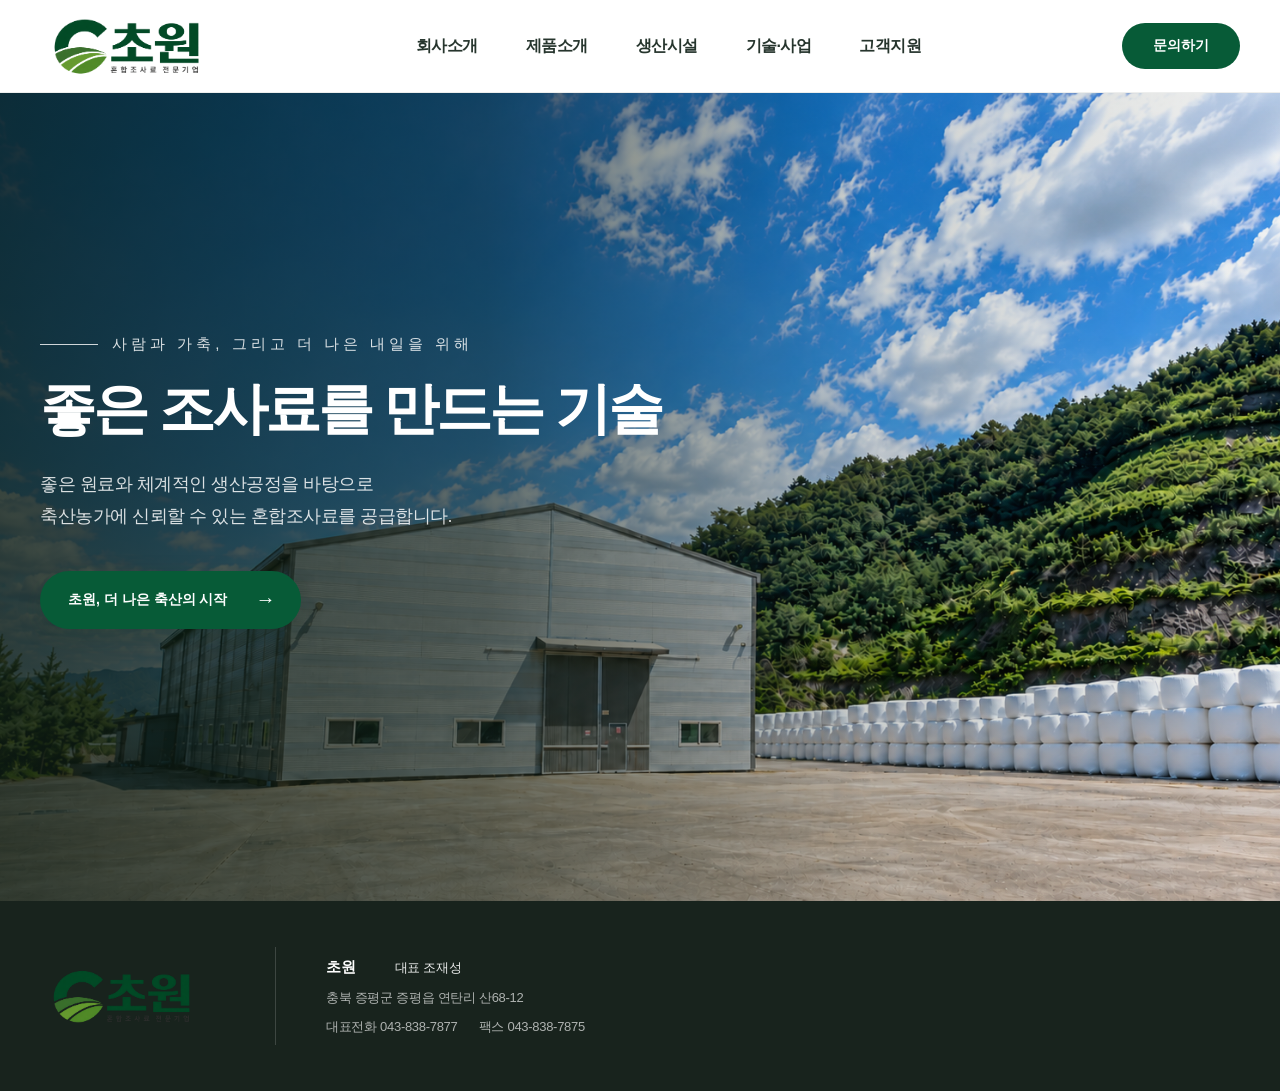
<file: index.html>
<!DOCTYPE html>
<html lang="ko">
<head>
    <meta charset="UTF-8">
    <meta name="viewport" content="width=device-width, initial-scale=1.0">

    <title>초원 | 혼합조사료 전문기업</title>
    <meta name="description" content="초원은 충북 증평에 위치한 혼합조사료 제조·유통 전문기업입니다.">

    <link rel="canonical" href="https://chowonfeed.co.kr/">

    <meta property="og:type" content="website">
    <meta property="og:title" content="초원 | 혼합조사료 전문기업">
    <meta property="og:description" content="초원은 충북 증평에 위치한 혼합조사료 제조·유통 전문기업입니다.">
    <meta property="og:url" content="https://chowonfeed.co.kr/">
    <meta property="og:image" content="https://chowonfeed.co.kr/assets/images/hero-main.png">
    
    <link rel="icon" type="image/png" href="assets/images/chowon-logo.png">
    <link rel="stylesheet" href="assets/css/style.css">
</head>

<body>

<header class="site-header">
    <div class="header-inner">

        <a href="index.html" class="logo">
            <img src="assets/images/chowon-logo.png" alt="초원 혼합조사료 전문기업">
        </a>

        <nav class="main-nav">
            <ul>
                <li>
                    <a href="about.html">회사소개</a>
                    <ul class="sub-menu">
                        <a href="about.html#greeting">인사말</a></li>
                        <a href="about.html#overview">회사개요</a>
                        <a href="about.html#location">오시는 길</a>
                    </ul>
                </li>

                <li>
                    <a href="product.html">제품소개</a>
                    <ul class="sub-menu">
                        <li></li><a href="product.html#mixed-feed">혼합조사료</a></li>
                        <li></li><a href="product.html#features">제품 특징</a></li>
                    </ul>
                </li>

                <li>
                    <a href="facility.html">생산시설</a>
                    <ul class="sub-menu">
                        <li><a href="facility.html#factory">공장소개</a></li>
                        <li><a href="facility.html#equipment">생산설비</a></li>
                    </ul>
                </li>

                <li>
                    <a href="technology.html">기술·사업</a>
                    <ul class="sub-menu">
                        <li><a href="technology.html#mixed-feed">혼합조사료 특징</a></li>
                    </ul>
                </li>

                <li>
                    <a href="contact.html">고객지원</a>
                    <ul class="sub-menu">
                        <li><a href="contact.html#contact">문의하기</a></li>
                    </ul>
                </li>
            </ul>
        </nav>

        <a href="contact.html#contact" class="header-contact">문의하기</a>

        <button class="mobile-menu-button" type="button" aria-label="메뉴 열기">
            <span></span>
            <span></span>
            <span></span>
        </button>

        <div class="mobile-menu">
            <nav class="mobile-nav">
                <a href="about.html">회사소개</a>
                <a href="product.html">제품소개</a>
                <a href="facility.html">생산시설</a>
                <a href="technology.html">기술·사업</a>
                <a href="contact.html">고객지원</a>
            </nav>
        </div>

    </div>
</header>

<main>
    <section class="hero">
        <div class="hero-overlay"></div>

        <div class="hero-content">
            <div class="hero-kicker">사람과 가축, 그리고 더 나은 내일을 위해</div>

            <h1>좋은 조사료를 만드는 기술</h1>

            <p>
                좋은 원료와 체계적인 생산공정을 바탕으로<br>
                축산농가에 신뢰할 수 있는 혼합조사료를 공급합니다.
            </p>

            <a href="product.html" class="hero-button">
                초원, 더 나은 축산의 시작
                <span>→</span>
            </a>
        </div>
    </section>
</main>

<footer class="site-footer">
    <div class="footer-inner">

        <div class="footer-brand">
            <img src="assets/images/chowon-logo.png" alt="초원 혼합조사료 전문기업">
        </div>

        <div class="footer-info">
            <p>
                <strong>초원</strong>
                <span>대표 조재성</span>
            </p>

            <p>
                충북 증평군 증평읍 연탄리 산68-12
            </p>

            <p>
                대표전화 043-838-7877
                <span>팩스 043-838-7875</span>
            </p>
        </div>

    </div>
</footer>

<script>
    const menuButton = document.querySelector('.mobile-menu-button');
    const mobileMenu = document.querySelector('.mobile-menu');

    menuButton.addEventListener('click', () => {
        mobileMenu.classList.toggle('active');
    });
</script>

</body>
</html>
</file>
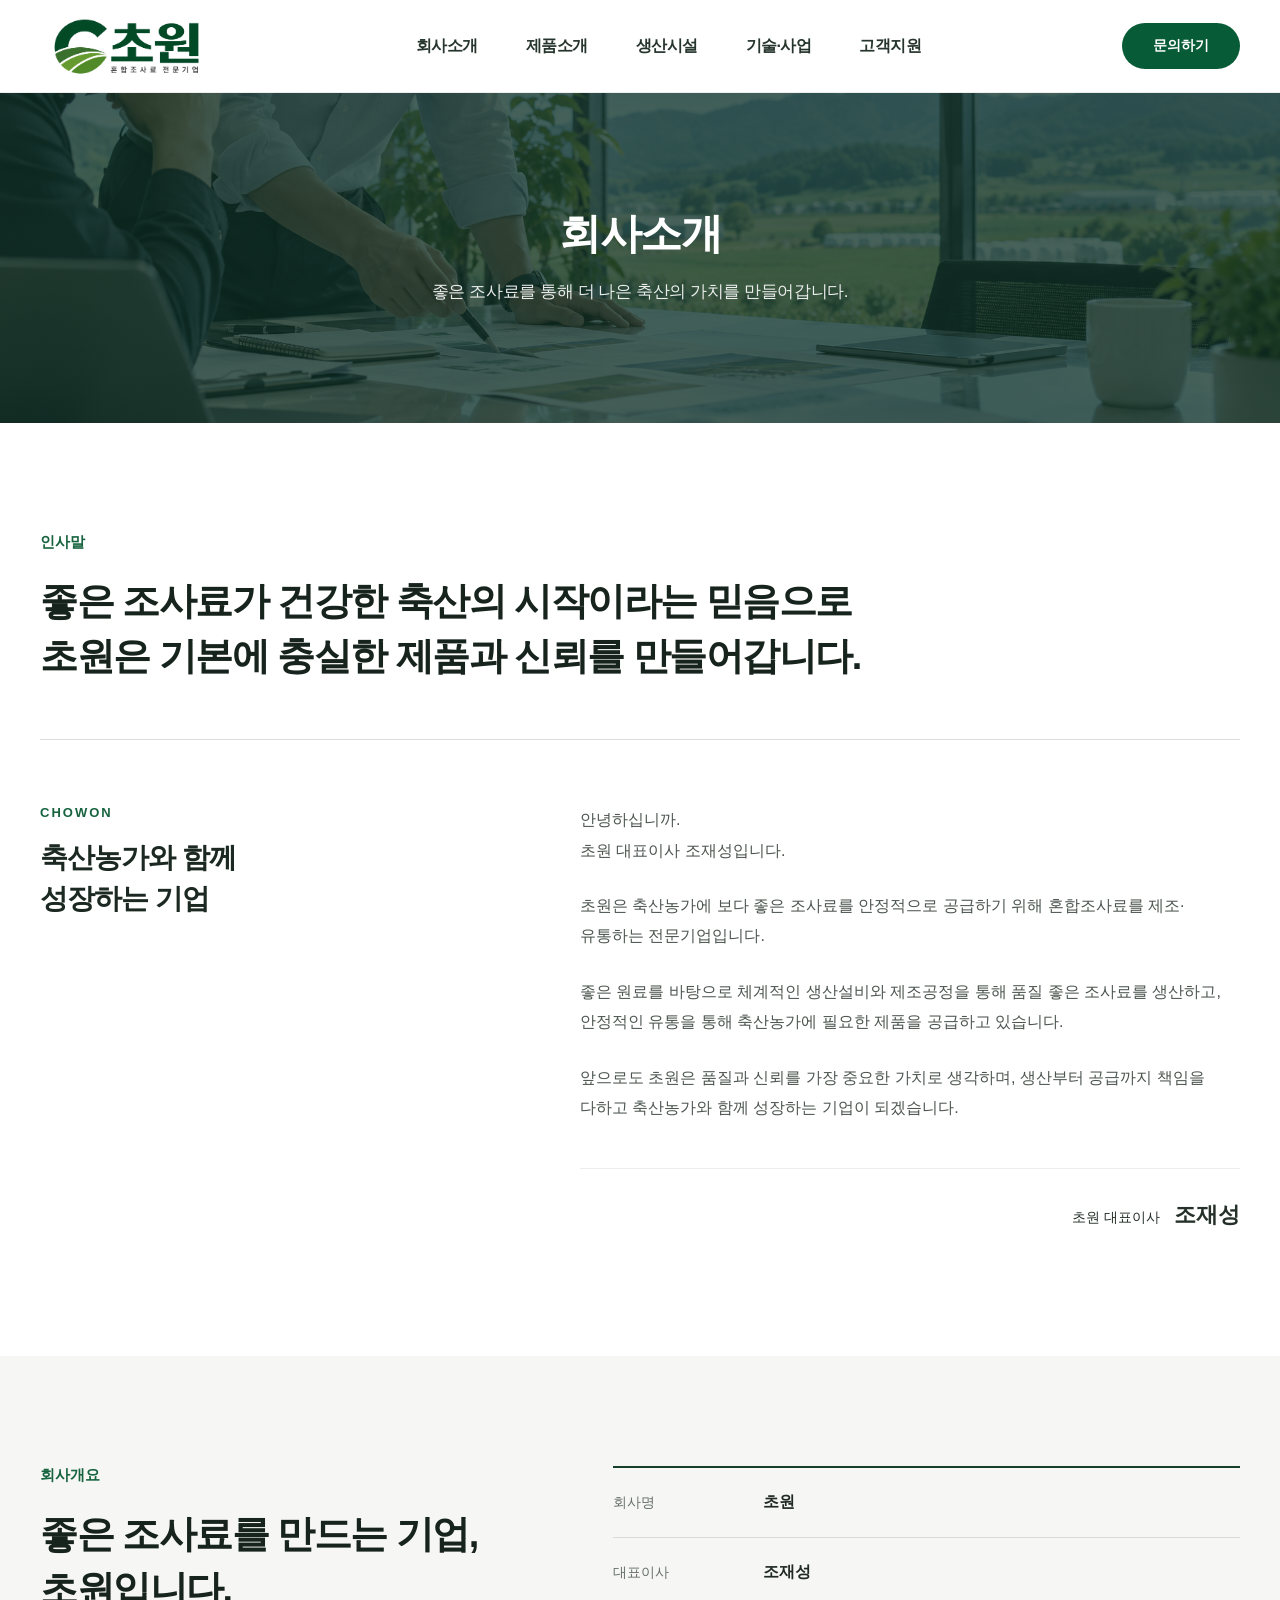
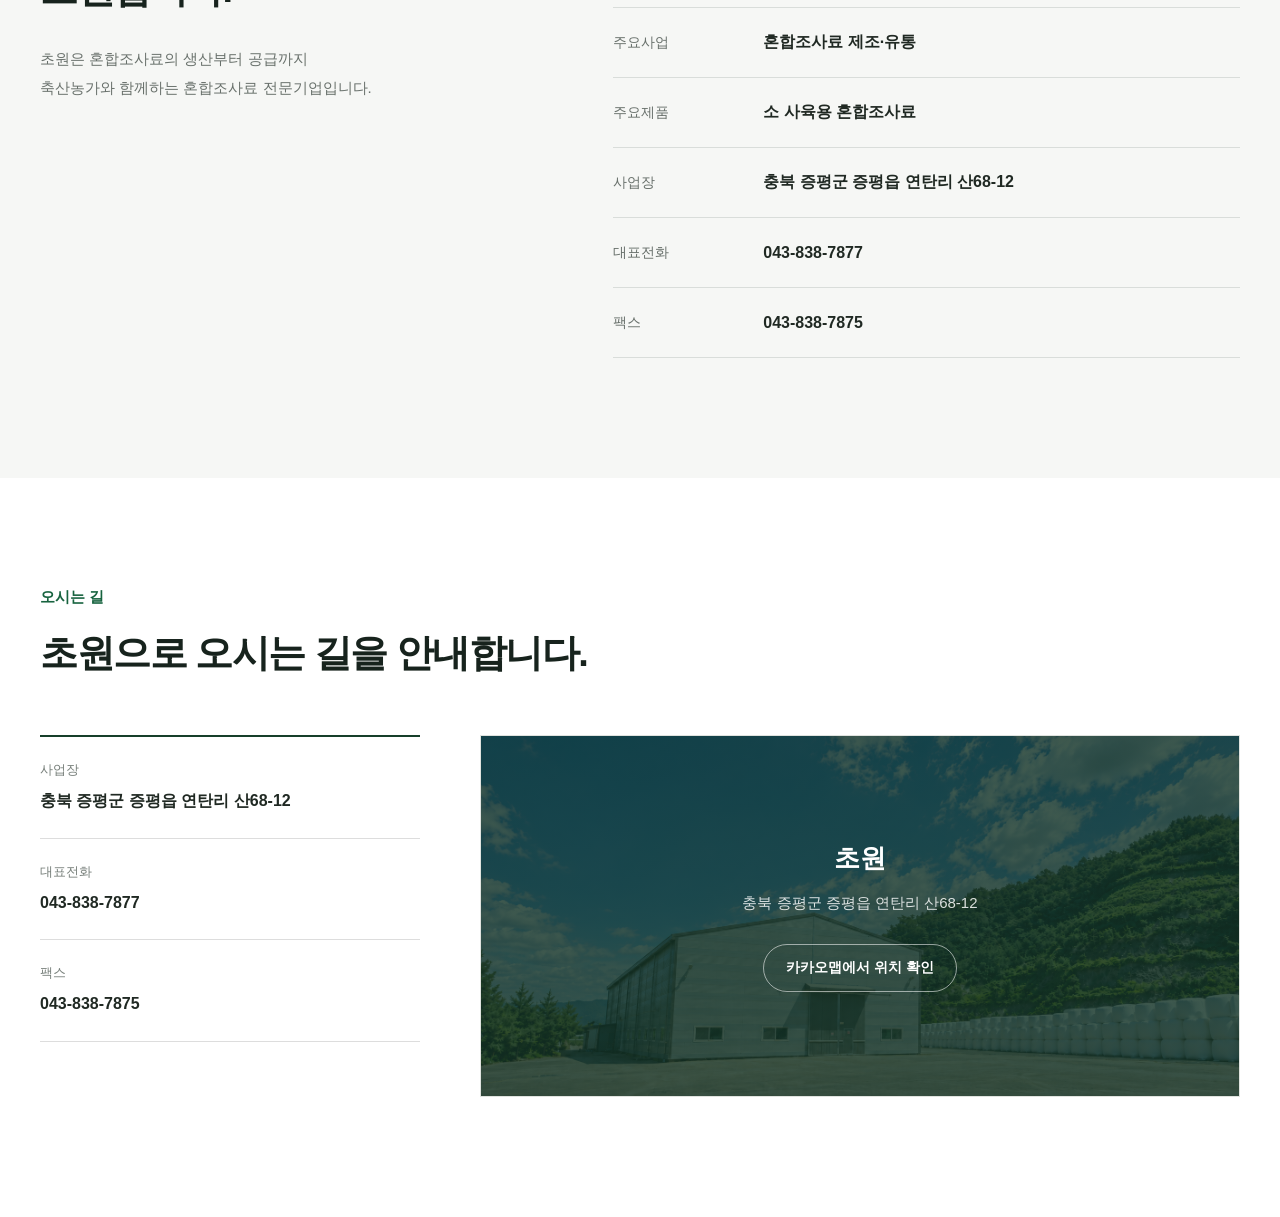
<file: about.html>
<!DOCTYPE html>
<html lang="ko">
<head>
    <meta charset="UTF-8">
    <meta name="viewport" content="width=device-width, initial-scale=1.0">

    <title>회사소개 | 초원</title>
    <meta name="description" content="혼합조사료 제조·유통 전문기업 초원을 소개합니다. 초원의 인사말, 회사개요와 충북 증평 생산사업장 정보를 확인하실 수 있습니다.">

    <link rel="canonical" href="https://chowonfeed.co.kr/about.html">

    <meta property="og:type" content="website">
    <meta property="og:title" content="회사소개 | 초원">
    <meta property="og:description" content="혼합조사료 제조·유통 전문기업 초원을 소개합니다. 초원의 인사말, 회사개요와 충북 증평 생산사업장 정보를 확인하실 수 있습니다.">
    <meta property="og:url" content="https://chowonfeed.co.kr/about.html">
    <meta property="og:image" content="https://chowonfeed.co.kr/assets/images/hero-main.png">

    <link rel="icon" type="image/png" href="assets/images/chowon-logo.png">
    <link rel="stylesheet" href="assets/css/style.css">
</head>

<body>

    <!-- Header -->
    <header class="site-header">
    <div class="header-inner">

        <a href="index.html" class="logo">
            <img src="assets/images/chowon-logo.png" alt="초원 혼합조사료 전문기업">
        </a>

        <nav class="main-nav">
            <ul>
                <li>
                    <a href="about.html">회사소개</a>
                    <ul class="sub-menu">
                        <a href="about.html#greeting">인사말</a></li>
                        <a href="about.html#overview">회사개요</a>
                        <a href="about.html#location">오시는 길</a>
                    </ul>
                </li>

                <li>
                    <a href="product.html">제품소개</a>
                    <ul class="sub-menu">
                        <li></li><a href="product.html#mixed-feed">혼합조사료</a></li>
                        <li></li><a href="product.html#features">제품 특징</a></li>
                    </ul>
                </li>

                <li>
                    <a href="facility.html">생산시설</a>
                    <ul class="sub-menu">
                        <li><a href="facility.html#factory">공장소개</a></li>
                        <li><a href="facility.html#equipment">생산설비</a></li>
                    </ul>
                </li>

                <li>
                    <a href="technology.html">기술·사업</a>
                    <ul class="sub-menu">
                        <li><a href="technology.html#mixed-feed">혼합조사료 특징</a></li>
                    </ul>
                </li>

                <li>
                    <a href="contact.html">고객지원</a>
                    <ul class="sub-menu">
                        <li><a href="contact.html#contact">문의하기</a></li>
                    </ul>
                </li>
            </ul>
        </nav>

        <a href="contact.html#contact" class="header-contact">문의하기</a>

        <button class="mobile-menu-button" type="button" aria-label="메뉴 열기">
            <span></span>
            <span></span>
            <span></span>
        </button>

        <div class="mobile-menu">
            <nav class="mobile-nav">
                <a href="about.html">회사소개</a>
                <a href="product.html">제품소개</a>
                <a href="facility.html">생산시설</a>
                <a href="technology.html">기술·사업</a>
                <a href="contact.html">고객지원</a>
            </nav>
        </div>

    </div>
</header>


    <main>

        <!-- Company Intro Visual -->
        <section class="sub-visual about-visual">
            <div class="sub-visual-content">
                <h1>회사소개</h1>
                <p>좋은 조사료를 통해 더 나은 축산의 가치를 만들어갑니다.</p>
            </div>
        </section>

        </section>

        <section class="greeting-section" id="greeting">
            <div class="greeting-inner">

                <div class="greeting-title">
                    <span>인사말</span>
                    <h2>
                        좋은 조사료가 건강한 축산의 시작이라는 믿음으로<br>
                        초원은 기본에 충실한 제품과 신뢰를 만들어갑니다.
                    </h2>
                </div>

                <div class="greeting-content">
                    <div class="greeting-name">
                        <span>CHOWON</span>
                        <h3>축산농가와 함께<br>성장하는 기업</h3>
                    </div>

                    <div class="greeting-text">
                        <p>
                            안녕하십니까.<br>
                            초원 대표이사 조재성입니다.
                        </p>

                        <p>
                            초원은 축산농가에 보다 좋은 조사료를 안정적으로 공급하기 위해
                            혼합조사료를 제조·유통하는 전문기업입니다.
                        </p>

                        <p>
                            좋은 원료를 바탕으로 체계적인 생산설비와 제조공정을 통해
                            품질 좋은 조사료를 생산하고, 안정적인 유통을 통해
                            축산농가에 필요한 제품을 공급하고 있습니다.
                        </p>

                        <p>
                            앞으로도 초원은 품질과 신뢰를 가장 중요한 가치로 생각하며,
                            생산부터 공급까지 책임을 다하고 축산농가와 함께 성장하는
                            기업이 되겠습니다.
                        </p>

                        <div class="greeting-sign">
                            <span>초원 대표이사</span>
                            <strong>조재성</strong>
                        </div>
                    </div>
                </div>

            </div>
        </section>

<section class="company-overview-section" id="overview">
    <div class="company-overview-inner">

        <div class="overview-heading">
            <span>회사개요</span>
            <h2>좋은 조사료를 만드는 기업,<br>초원입니다.</h2>
            <p>
                초원은 혼합조사료의 생산부터 공급까지<br>
                축산농가와 함께하는 혼합조사료 전문기업입니다.
            </p>
        </div>

        <div class="overview-info">

            <div class="overview-row">
                <span>회사명</span>
                <strong>초원</strong>
            </div>

            <div class="overview-row">
                <span>대표이사</span>
                <strong>조재성</strong>
            </div>

            <div class="overview-row">
                <span>주요사업</span>
                <strong>혼합조사료 제조·유통</strong>
            </div>

            <div class="overview-row">
                <span>주요제품</span>
                <strong>소 사육용 혼합조사료</strong>
            </div>

            <div class="overview-row">
                <span>사업장</span>
                <strong>충북 증평군 증평읍 연탄리 산68-12</strong>
            </div>

            <div class="overview-row">
                <span>대표전화</span>
                <strong>043-838-7877</strong>
            </div>

            <div class="overview-row">
                <span>팩스</span>
                <strong>043-838-7875</strong>
            </div>

        </div>

    </div>
</section>

<section class="location-section" id="location">
    <div class="location-inner">

        <div class="location-heading">
            <span>오시는 길</span>
            <h2>초원으로 오시는 길을 안내합니다.</h2>
        </div>

        <div class="location-content">

            <div class="location-info">
                <div class="location-info-row">
                    <span>사업장</span>
                    <strong>충북 증평군 증평읍 연탄리 산68-12</strong>
                </div>

                <div class="location-info-row">
                    <span>대표전화</span>
                    <strong>043-838-7877</strong>
                </div>

                <div class="location-info-row">
                    <span>팩스</span>
                    <strong>043-838-7875</strong>
                </div>
            </div>

            <div class="location-map">
    <div class="map-placeholder">
        <div class="map-link-box">
            <strong>초원</strong>
            <span>충북 증평군 증평읍 연탄리 산68-12</span>
            <a href="https://map.kakao.com/?q=충북%20증평군%20증평읍%20연탄리%20산68-12" target="_blank" rel="noopener">
                카카오맵에서 위치 확인
            </a>
        </div>
    </div>
</div>

        </div>

    </div>
</section>

    </main>

    <script>
        const menuButton = document.querySelector('.mobile-menu-button');
        const mobileMenu = document.querySelector('.mobile-menu');

        menuButton.addEventListener('click', () => {
            mobileMenu.classList.toggle('active');
        });
    </script>

</body>
</html>
</file>
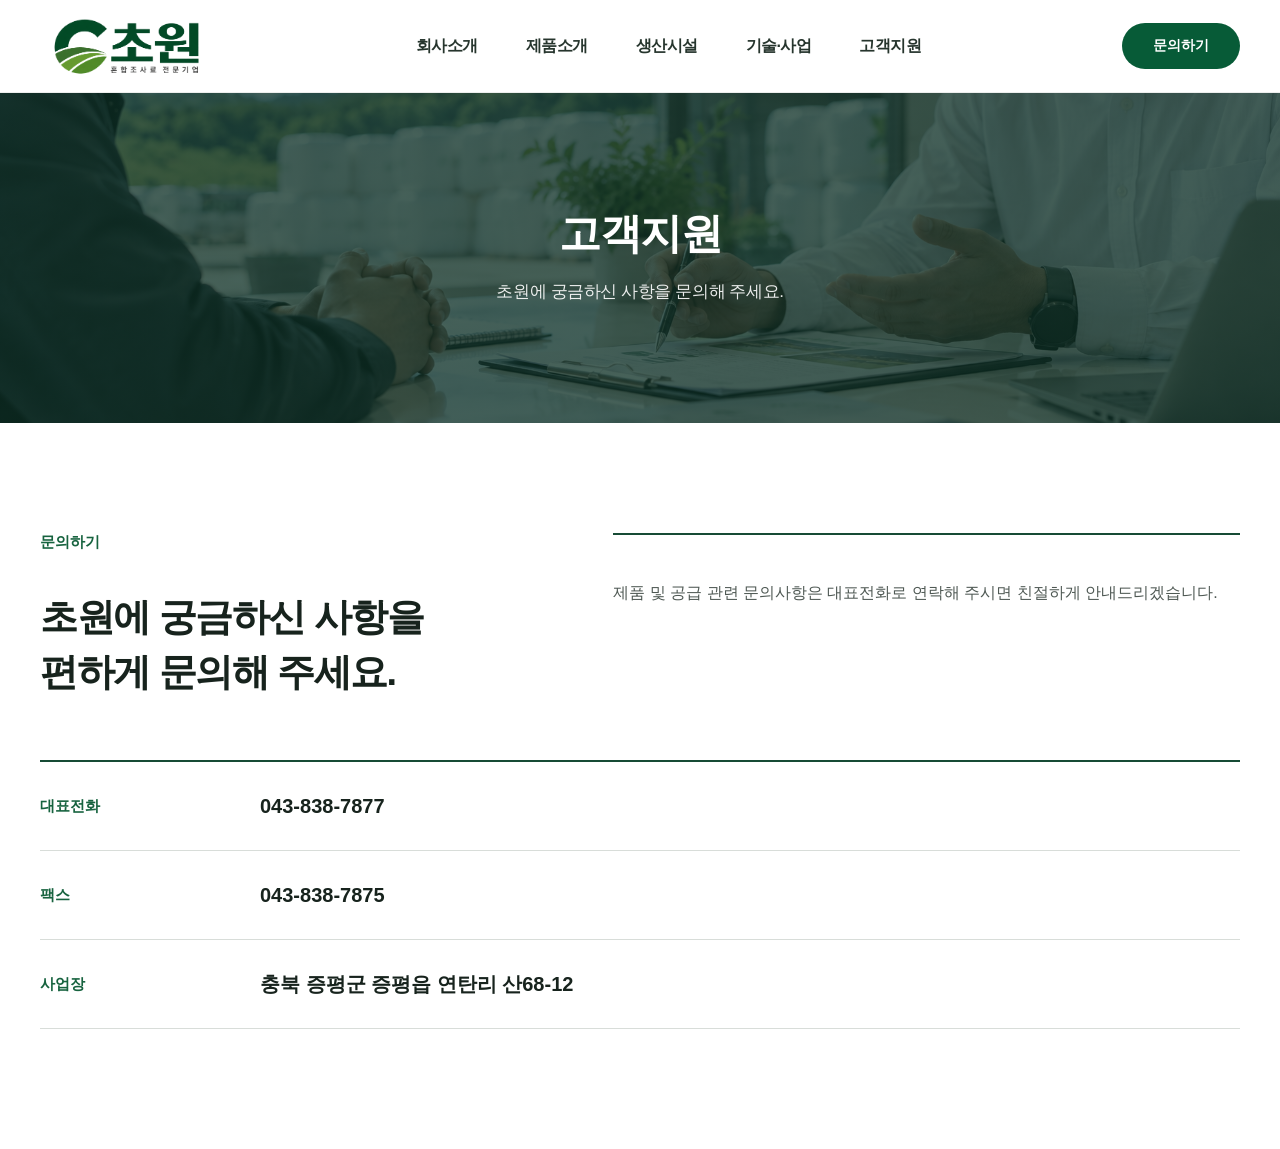
<file: contact.html>
<!DOCTYPE html>
<html lang="ko">
<head>
    <meta charset="UTF-8">
    <meta name="viewport" content="width=device-width, initial-scale=1.0">

    <title>고객지원 | 초원</title>
    <meta name="description" content="초원 혼합조사료 제품 및 공급 관련 문의를 안내합니다. 대표전화, 팩스와 충북 증평 사업장 정보를 확인하실 수 있습니다.">

    <link rel="canonical" href="https://chowonfeed.co.kr/contact.html">

    <meta property="og:type" content="website">
    <meta property="og:title" content="고객지원 | 초원">
    <meta property="og:description" content="초원 혼합조사료 제품 및 공급 관련 문의를 안내합니다. 대표전화, 팩스와 충북 증평 사업장 정보를 확인하실 수 있습니다.">
    <meta property="og:url" content="https://chowonfeed.co.kr/contact.html">
    <meta property="og:image" content="https://chowonfeed.co.kr/assets/images/hero-main.png">

    <link rel="icon" type="image/png" href="assets/images/chowon-logo.png">
    <link rel="stylesheet" href="assets/css/style.css">
</head>

<body>

    <!-- Header -->
    <header class="site-header">
    <div class="header-inner">

        <a href="index.html" class="logo">
            <img src="assets/images/chowon-logo.png" alt="초원 혼합조사료 전문기업">
        </a>

        <nav class="main-nav">
            <ul>
                <li>
                    <a href="about.html">회사소개</a>
                    <ul class="sub-menu">
                        <a href="about.html#greeting">인사말</a></li>
                        <a href="about.html#overview">회사개요</a>
                        <a href="about.html#location">오시는 길</a>
                    </ul>
                </li>

                <li>
                    <a href="product.html">제품소개</a>
                    <ul class="sub-menu">
                        <li></li><a href="product.html#mixed-feed">혼합조사료</a></li>
                        <li></li><a href="product.html#features">제품 특징</a></li>
                    </ul>
                </li>

                <li>
                    <a href="facility.html">생산시설</a>
                    <ul class="sub-menu">
                        <li><a href="facility.html#factory">공장소개</a></li>
                        <li><a href="facility.html#equipment">생산설비</a></li>
                    </ul>
                </li>

                <li>
                    <a href="technology.html">기술·사업</a>
                    <ul class="sub-menu">
                        <li><a href="technology.html#mixed-feed">혼합조사료 특징</a></li>
                    </ul>
                </li>

                <li>
                    <a href="contact.html">고객지원</a>
                    <ul class="sub-menu">
                        <li><a href="contact.html#contact">문의하기</a></li>
                    </ul>
                </li>
            </ul>
        </nav>

        <a href="contact.html#contact" class="header-contact">문의하기</a>

        <button class="mobile-menu-button" type="button" aria-label="메뉴 열기">
            <span></span>
            <span></span>
            <span></span>
        </button>

        <div class="mobile-menu">
            <nav class="mobile-nav">
                <a href="about.html">회사소개</a>
                <a href="product.html">제품소개</a>
                <a href="facility.html">생산시설</a>
                <a href="technology.html">기술·사업</a>
                <a href="contact.html">고객지원</a>
            </nav>
        </div>

    </div>
</header>


    <main>

        <!-- Company Intro Visual -->
        <section class="sub-visual contact-visual">
            <div class="sub-visual-content">
                <h1>고객지원</h1>
                <p>초원에 궁금하신 사항을 문의해 주세요.</p>
            </div>
        </section>

<section class="contact-info-section" id="contact">
    <div class="contact-info-inner">

        <div class="contact-info-heading">
            <span>문의하기</span>

            <h2>
                초원에 궁금하신 사항을<br>
                편하게 문의해 주세요.
            </h2>

            <p>
                제품 및 공급 관련 문의사항은 대표전화로 연락해 주시면
                친절하게 안내드리겠습니다.
            </p>
        </div>

        <div class="contact-info-list">

            <div class="contact-info-item">
                <span>대표전화</span>
                <strong>043-838-7877</strong>
            </div>

            <div class="contact-info-item">
                <span>팩스</span>
                <strong>043-838-7875</strong>
            </div>

            <div class="contact-info-item">
                <span>사업장</span>
                <strong>충북 증평군 증평읍 연탄리 산68-12</strong>
            </div>

        </div>

    </div>
</section>

</main>

<script>
    const menuButton = document.querySelector('.mobile-menu-button');
    const mobileMenu = document.querySelector('.mobile-menu');

    menuButton.addEventListener('click', () => {
        mobileMenu.classList.toggle('active');
    });
</script>

</body>
</html>
</file>
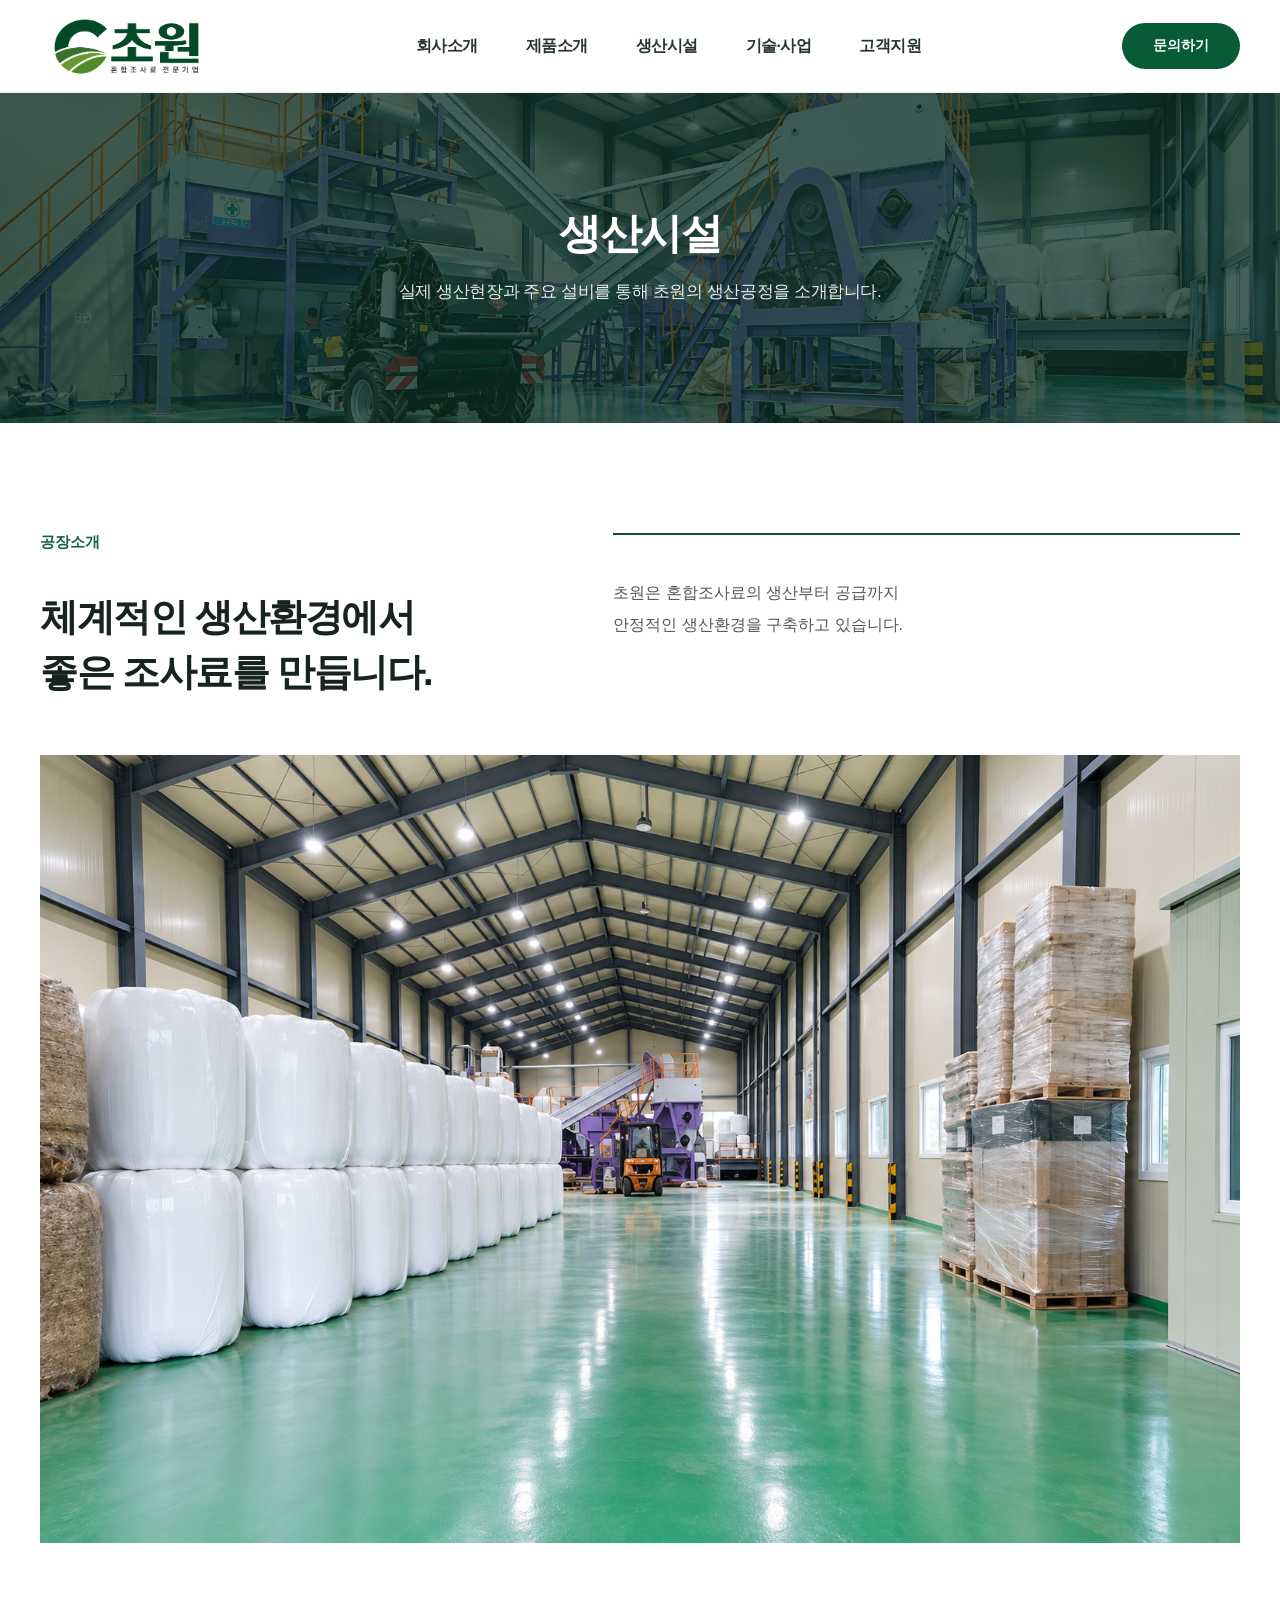
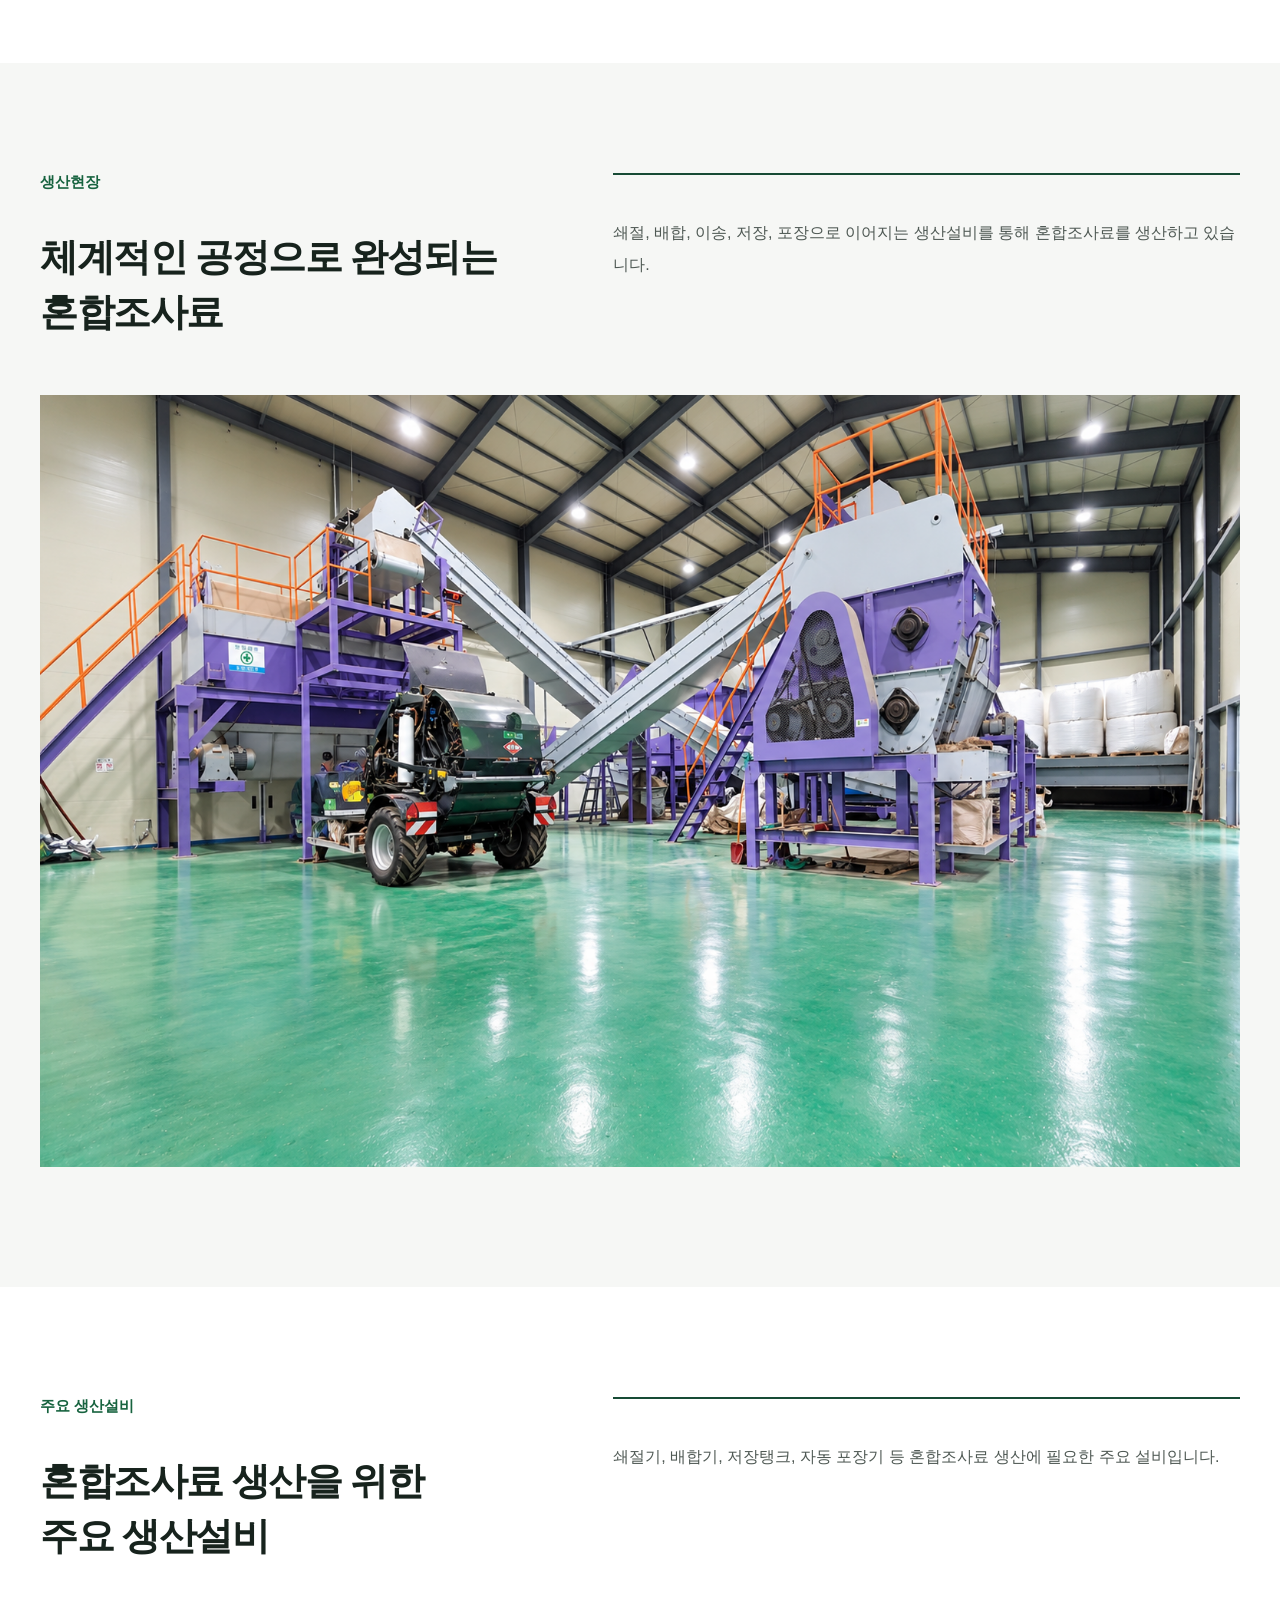
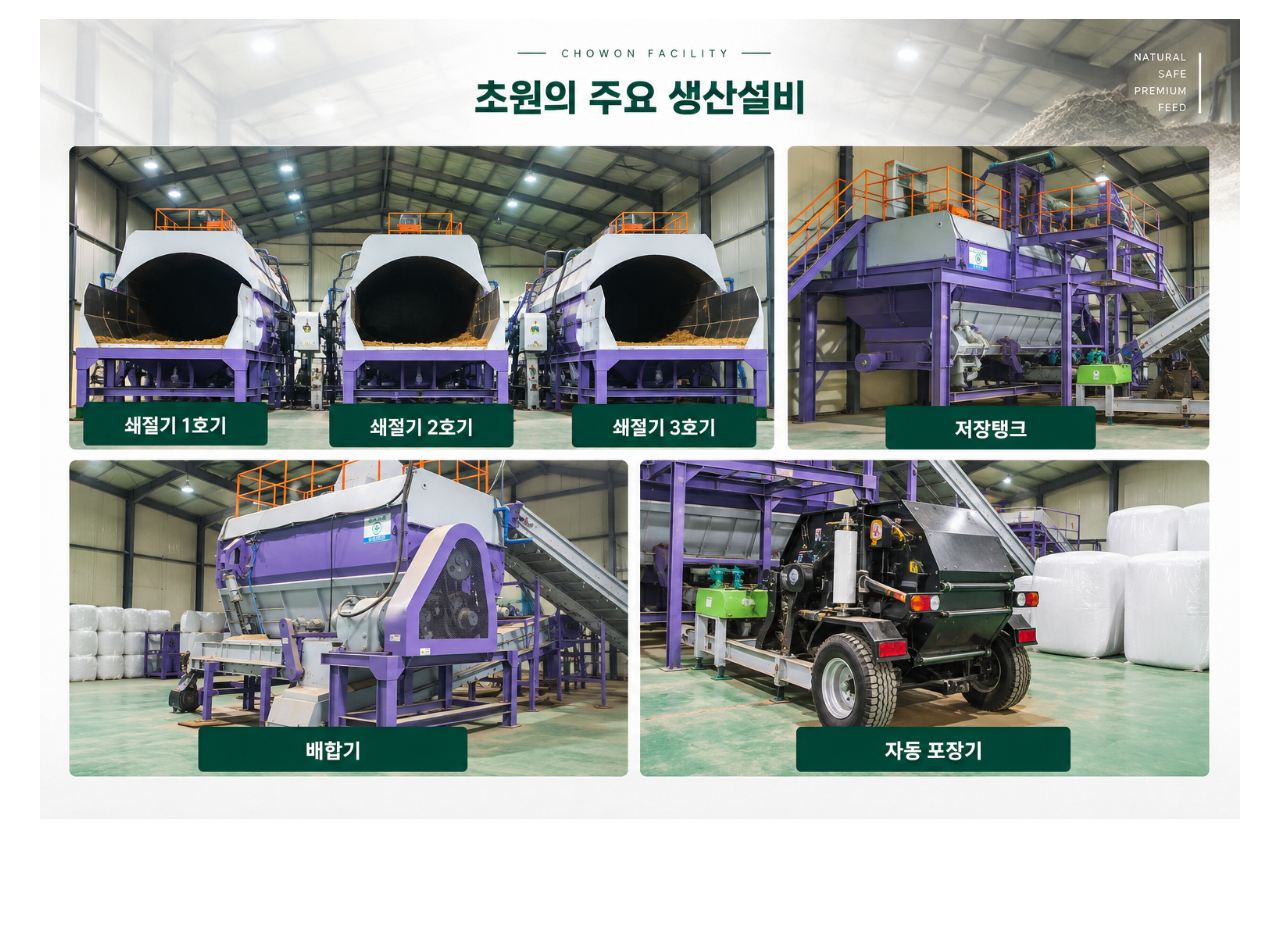
<file: facility.html>
<!DOCTYPE html>
<html lang="ko">
<head>
    <meta charset="UTF-8">
    <meta name="viewport" content="width=device-width, initial-scale=1.0">

    <title>생산시설 | 초원</title>
    <meta name="description" content="초원의 혼합조사료 생산시설을 소개합니다. 쇄절기, 배합기, 저장탱크, 자동 포장기 등 주요 생산설비와 실제 생산현장을 확인하실 수 있습니다.">

    <link rel="canonical" href="https://chowonfeed.co.kr/facility.html">

    <meta property="og:type" content="website">
    <meta property="og:title" content="생산시설 | 초원">
    <meta property="og:description" content="초원의 혼합조사료 생산시설을 소개합니다. 쇄절기, 배합기, 저장탱크, 자동 포장기 등 주요 생산설비와 실제 생산현장을 확인하실 수 있습니다.">
    <meta property="og:url" content="https://chowonfeed.co.kr/facility.html">
    <meta property="og:image" content="https://chowonfeed.co.kr/assets/images/facility-interior.png">

    <link rel="icon" type="image/png" href="assets/images/chowon-logo.png">
    <link rel="stylesheet" href="assets/css/style.css">
</head>

<body>

    <!-- Header -->
   <header class="site-header">
    <div class="header-inner">

        <a href="index.html" class="logo">
            <img src="assets/images/chowon-logo.png" alt="초원 혼합조사료 전문기업">
        </a>

        <nav class="main-nav">
            <ul>
                <li>
                    <a href="about.html">회사소개</a>
                    <ul class="sub-menu">
                        <a href="about.html#greeting">인사말</a></li>
                        <a href="about.html#overview">회사개요</a>
                        <a href="about.html#location">오시는 길</a>
                    </ul>
                </li>

                <li>
                    <a href="product.html">제품소개</a>
                    <ul class="sub-menu">
                        <li></li><a href="product.html#mixed-feed">혼합조사료</a></li>
                        <li></li><a href="product.html#features">제품 특징</a></li>
                    </ul>
                </li>

                <li>
                    <a href="facility.html">생산시설</a>
                    <ul class="sub-menu">
                        <li><a href="facility.html#factory">공장소개</a></li>
                        <li><a href="facility.html#equipment">생산설비</a></li>
                    </ul>
                </li>

                <li>
                    <a href="technology.html">기술·사업</a>
                    <ul class="sub-menu">
                        <li><a href="technology.html#mixed-feed">혼합조사료 특징</a></li>
                    </ul>
                </li>

                <li>
                    <a href="contact.html">고객지원</a>
                    <ul class="sub-menu">
                        <li><a href="contact.html#contact">문의하기</a></li>
                    </ul>
                </li>
            </ul>
        </nav>

        <a href="contact.html#contact" class="header-contact">문의하기</a>

        <button class="mobile-menu-button" type="button" aria-label="메뉴 열기">
            <span></span>
            <span></span>
            <span></span>
        </button>

        <div class="mobile-menu">
            <nav class="mobile-nav">
                <a href="about.html">회사소개</a>
                <a href="product.html">제품소개</a>
                <a href="facility.html">생산시설</a>
                <a href="technology.html">기술·사업</a>
                <a href="contact.html">고객지원</a>
            </nav>
        </div>

    </div>
</header>


    <main>

        <!-- Company Intro Visual -->
        <section class="sub-visual facility-visual">
            <div class="sub-visual-content">
                <h1>생산시설</h1>
                <p>실제 생산현장과 주요 설비를 통해 초원의 생산공정을 소개합니다.</p>
            </div>
        </section>

        <section class="facility-intro-section" id="factory">
    <div class="facility-intro-inner">

        <div class="facility-intro-heading">
            <span>공장소개</span>
            <h2>체계적인 생산환경에서<br>좋은 조사료를 만듭니다.</h2>
            <p>
                초원은 혼합조사료의 생산부터 공급까지<br>
                안정적인 생산환경을 구축하고 있습니다.
            </p>
        </div>

        <div class="facility-intro-image">
            <img src="assets/images/facility-interior.png" alt="초원 혼합조사료 생산공장 내부 전경">
        </div>

    </div>
</section>

<section class="facility-line-section" id="production-line">
    <div class="facility-line-inner">

        <div class="facility-line-heading">
            <span>생산현장</span>
            <h2>체계적인 공정으로 완성되는<br>혼합조사료</h2>

            <p>
                쇄절, 배합, 이송, 저장, 포장으로 이어지는
                생산설비를 통해 혼합조사료를 생산하고 있습니다.
            </p>
        </div>

        <div class="facility-line-image">
            <img src="assets/images/facility-line.png" alt="초원 혼합조사료 생산라인 전경">
        </div>

    </div>
</section>

<section class="facility-equipment-section" id="equipment">
    <div class="facility-equipment-inner">

        <div class="facility-equipment-heading">
            <span>주요 생산설비</span>
            <h2>혼합조사료 생산을 위한<br>주요 생산설비</h2>

            <p>
                쇄절기, 배합기, 저장탱크, 자동 포장기 등
                혼합조사료 생산에 필요한 주요 설비입니다.
            </p>
        </div>

        <div class="facility-equipment-image">
            <img src="assets/images/facility-equipment.png" alt="초원 혼합조사료 주요 생산설비">
        </div>

    </div>
</section>

</main>

<script>
    const menuButton = document.querySelector('.mobile-menu-button');
    const mobileMenu = document.querySelector('.mobile-menu');

    menuButton.addEventListener('click', () => {
        mobileMenu.classList.toggle('active');
    });
</script>

</body>
</html>
</file>
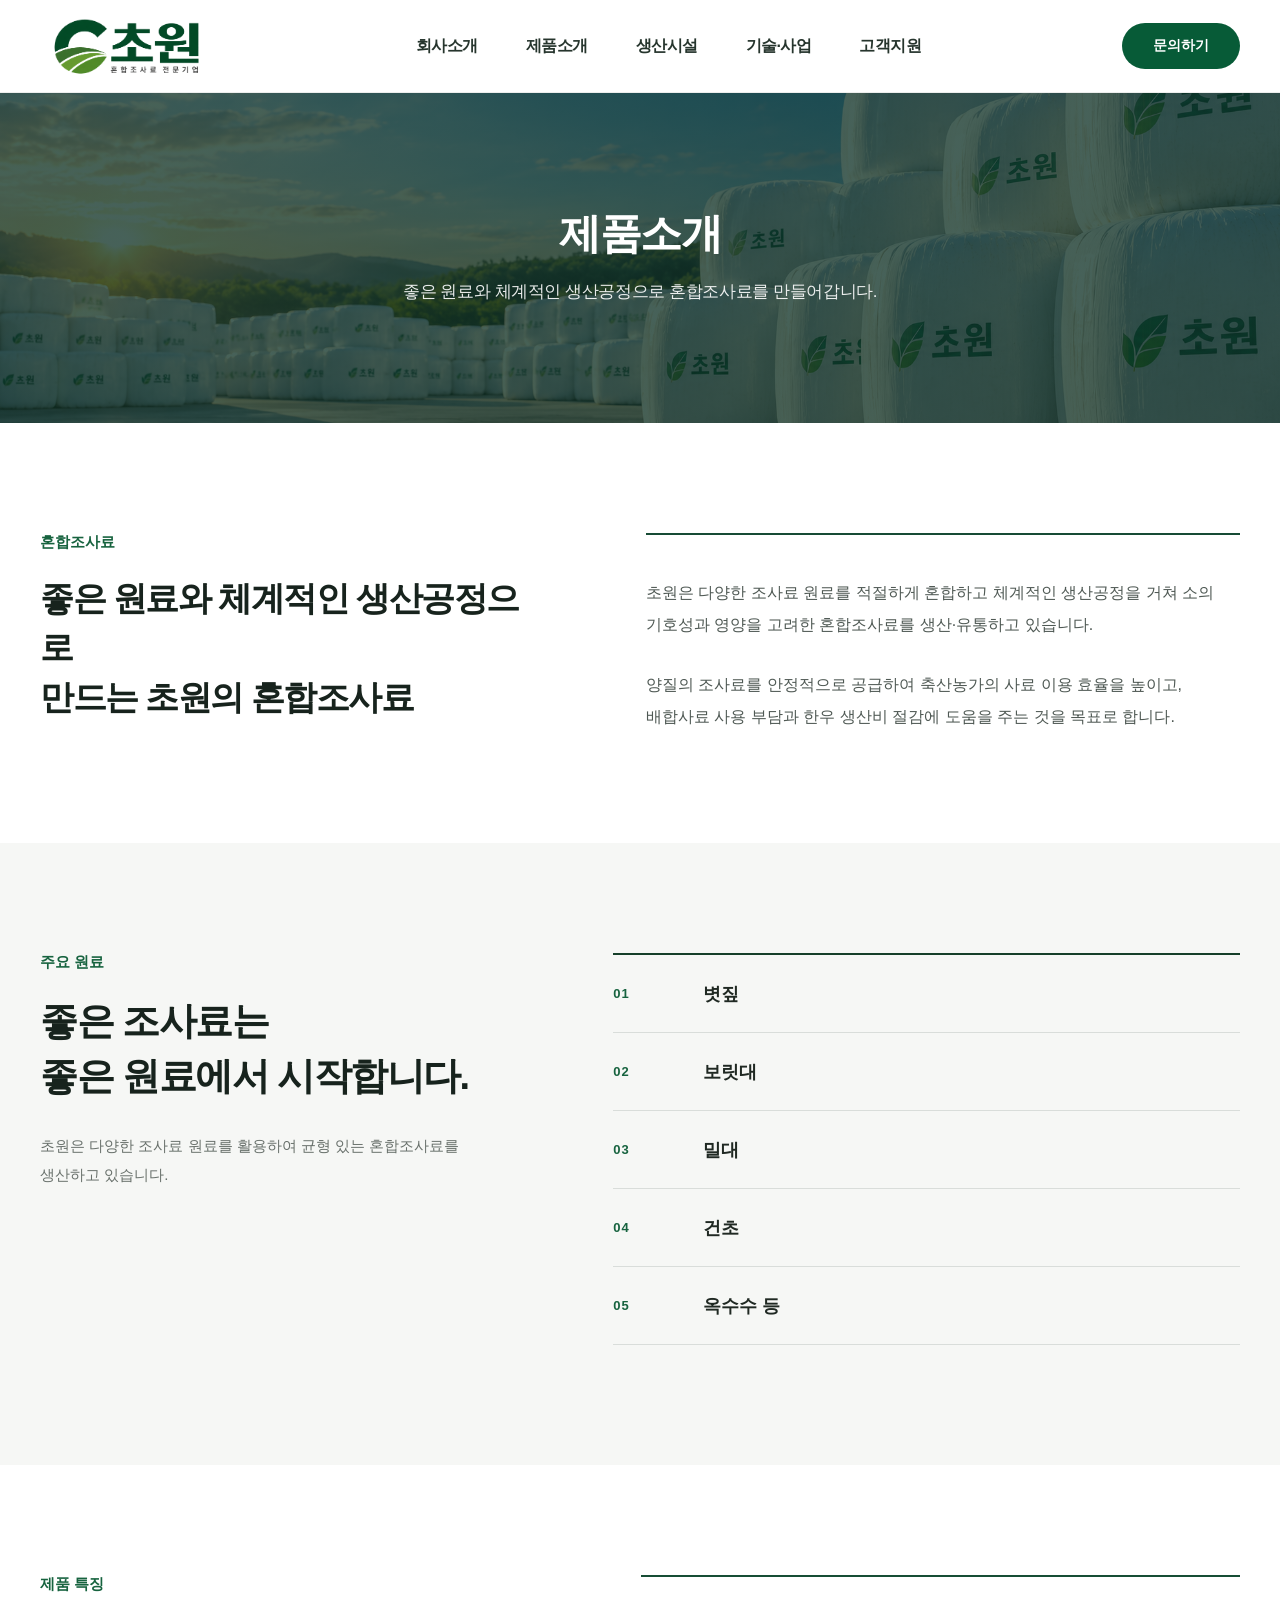
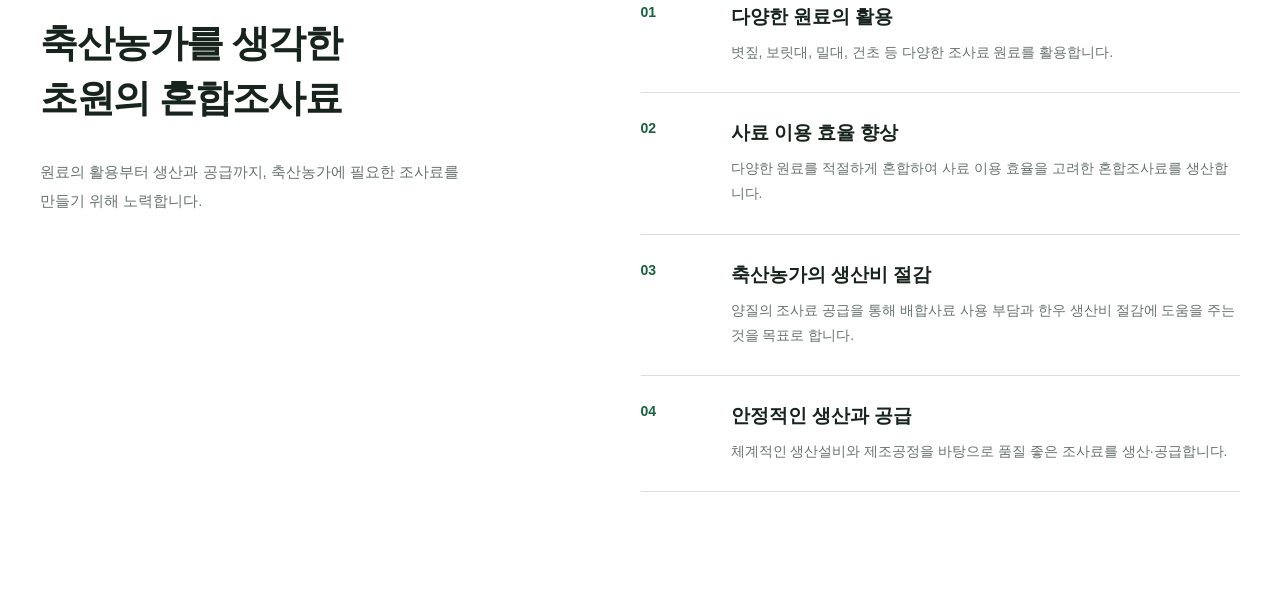
<file: product.html>
<!DOCTYPE html>
<html lang="ko">
<head>
    <meta charset="UTF-8">
    <meta name="viewport" content="width=device-width, initial-scale=1.0">

    <title>제품소개 | 초원</title>
    <meta name="description" content="초원의 소 사육용 혼합조사료를 소개합니다. 다양한 조사료 원료와 체계적인 생산공정을 바탕으로 축산농가에 안정적으로 공급합니다.">

    <link rel="canonical" href="https://chowonfeed.co.kr/product.html">

    <meta property="og:type" content="website">
    <meta property="og:title" content="제품소개 | 초원">
    <meta property="og:description" content="초원의 소 사육용 혼합조사료를 소개합니다. 다양한 조사료 원료와 체계적인 생산공정을 바탕으로 축산농가에 안정적으로 공급합니다.">
    <meta property="og:url" content="https://chowonfeed.co.kr/product.html">
    <meta property="og:image" content="https://chowonfeed.co.kr/assets/images/hero-main.png">

    <link rel="icon" type="image/png" href="assets/images/chowon-logo.png">
    <link rel="stylesheet" href="assets/css/style.css">
</head>

<body>

    <!-- Header -->
    <header class="site-header">
    <div class="header-inner">

        <a href="index.html" class="logo">
            <img src="assets/images/chowon-logo.png" alt="초원 혼합조사료 전문기업">
        </a>

        <nav class="main-nav">
            <ul>
                <li>
                    <a href="about.html">회사소개</a>
                    <ul class="sub-menu">
                        <a href="about.html#greeting">인사말</a></li>
                        <a href="about.html#overview">회사개요</a>
                        <a href="about.html#location">오시는 길</a>
                    </ul>
                </li>

                <li>
                    <a href="product.html">제품소개</a>
                    <ul class="sub-menu">
                        <li></li><a href="product.html#mixed-feed">혼합조사료</a></li>
                        <li></li><a href="product.html#features">제품 특징</a></li>
                    </ul>
                </li>

                <li>
                    <a href="facility.html">생산시설</a>
                    <ul class="sub-menu">
                        <li><a href="facility.html#factory">공장소개</a></li>
                        <li><a href="facility.html#equipment">생산설비</a></li>
                    </ul>
                </li>

                <li>
                    <a href="technology.html">기술·사업</a>
                    <ul class="sub-menu">
                        <li><a href="technology.html#mixed-feed">혼합조사료 특징</a></li>
                    </ul>
                </li>

                <li>
                    <a href="contact.html">고객지원</a>
                    <ul class="sub-menu">
                        <li><a href="contact.html#contact">문의하기</a></li>
                    </ul>
                </li>
            </ul>
        </nav>

        <a href="contact.html#contact" class="header-contact">문의하기</a>

        <button class="mobile-menu-button" type="button" aria-label="메뉴 열기">
            <span></span>
            <span></span>
            <span></span>
        </button>

        <div class="mobile-menu">
            <nav class="mobile-nav">
                <a href="about.html">회사소개</a>
                <a href="product.html">제품소개</a>
                <a href="facility.html">생산시설</a>
                <a href="technology.html">기술·사업</a>
                <a href="contact.html">고객지원</a>
            </nav>
        </div>

    </div>
</header>


    <main>

        <!-- Company Intro Visual -->
        <section class="sub-visual product-visual">
            <div class="sub-visual-content">
                <h1>제품소개</h1>
                <p>좋은 원료와 체계적인 생산공정으로 혼합조사료를 만들어갑니다.</p>
            </div>
        </section>

        </section>

<section class="product-intro-section" id="product">
    <div class="product-intro-inner">

        <div class="product-intro-heading">
            <span>혼합조사료</span>
            <h2>
                좋은 원료와 체계적인 생산공정으로<br>
                만드는 초원의 혼합조사료
            </h2>
        </div>

        <div class="product-intro-content">
            <p>
                초원은 다양한 조사료 원료를 적절하게 혼합하고
                체계적인 생산공정을 거쳐 소의 기호성과 영양을 고려한
                혼합조사료를 생산·유통하고 있습니다.
            </p>

            <p>
                양질의 조사료를 안정적으로 공급하여 축산농가의
                사료 이용 효율을 높이고, 배합사료 사용 부담과
                한우 생산비 절감에 도움을 주는 것을 목표로 합니다.
            </p>
        </div>

    </div>
</section>

<section class="product-materials-section" id="materials">
    <div class="product-materials-inner">

        <div class="materials-heading">
            <span>주요 원료</span>
            <h2>좋은 조사료는<br>좋은 원료에서 시작합니다.</h2>

            <p>
                초원은 다양한 조사료 원료를 활용하여
                균형 있는 혼합조사료를 생산하고 있습니다.
            </p>
        </div>

        <div class="materials-list">
            <div class="material-item">
                <span>01</span>
                <strong>볏짚</strong>
            </div>

            <div class="material-item">
                <span>02</span>
                <strong>보릿대</strong>
            </div>

            <div class="material-item">
                <span>03</span>
                <strong>밀대</strong>
            </div>

            <div class="material-item">
                <span>04</span>
                <strong>건초</strong>
            </div>

            <div class="material-item">
                <span>05</span>
                <strong>옥수수 등</strong>
            </div>
        </div>

    </div>
</section>

<section class="product-features-section" id="features">
    <div class="product-features-inner">

        <div class="features-heading">
            <span>제품 특징</span>
            <h2>축산농가를 생각한<br>초원의 혼합조사료</h2>

            <p>
                원료의 활용부터 생산과 공급까지,
                축산농가에 필요한 조사료를 만들기 위해 노력합니다.
            </p>
        </div>

        <div class="features-list">

            <div class="feature-item">
                <span>01</span>
                <div>
                    <h3>다양한 원료의 활용</h3>
                    <p>볏짚, 보릿대, 밀대, 건초 등 다양한 조사료 원료를 활용합니다.</p>
                </div>
            </div>

            <div class="feature-item">
                <span>02</span>
                <div>
                    <h3>사료 이용 효율 향상</h3>
                    <p>다양한 원료를 적절하게 혼합하여 사료 이용 효율을 고려한 혼합조사료를 생산합니다.</p>
                </div>
            </div>

            <div class="feature-item">
                <span>03</span>
                <div>
                    <h3>축산농가의 생산비 절감</h3>
                    <p>양질의 조사료 공급을 통해 배합사료 사용 부담과 한우 생산비 절감에 도움을 주는 것을 목표로 합니다.</p>
                </div>
            </div>

            <div class="feature-item">
                <span>04</span>
                <div>
                    <h3>안정적인 생산과 공급</h3>
                    <p>체계적인 생산설비와 제조공정을 바탕으로 품질 좋은 조사료를 생산·공급합니다.</p>
                </div>
            </div>

        </div>

    </div>
</section>

</main>

<script>
    const menuButton = document.querySelector('.mobile-menu-button');
    const mobileMenu = document.querySelector('.mobile-menu');

    menuButton.addEventListener('click', () => {
        mobileMenu.classList.toggle('active');
    });
</script>

</body>
</html>
</file>
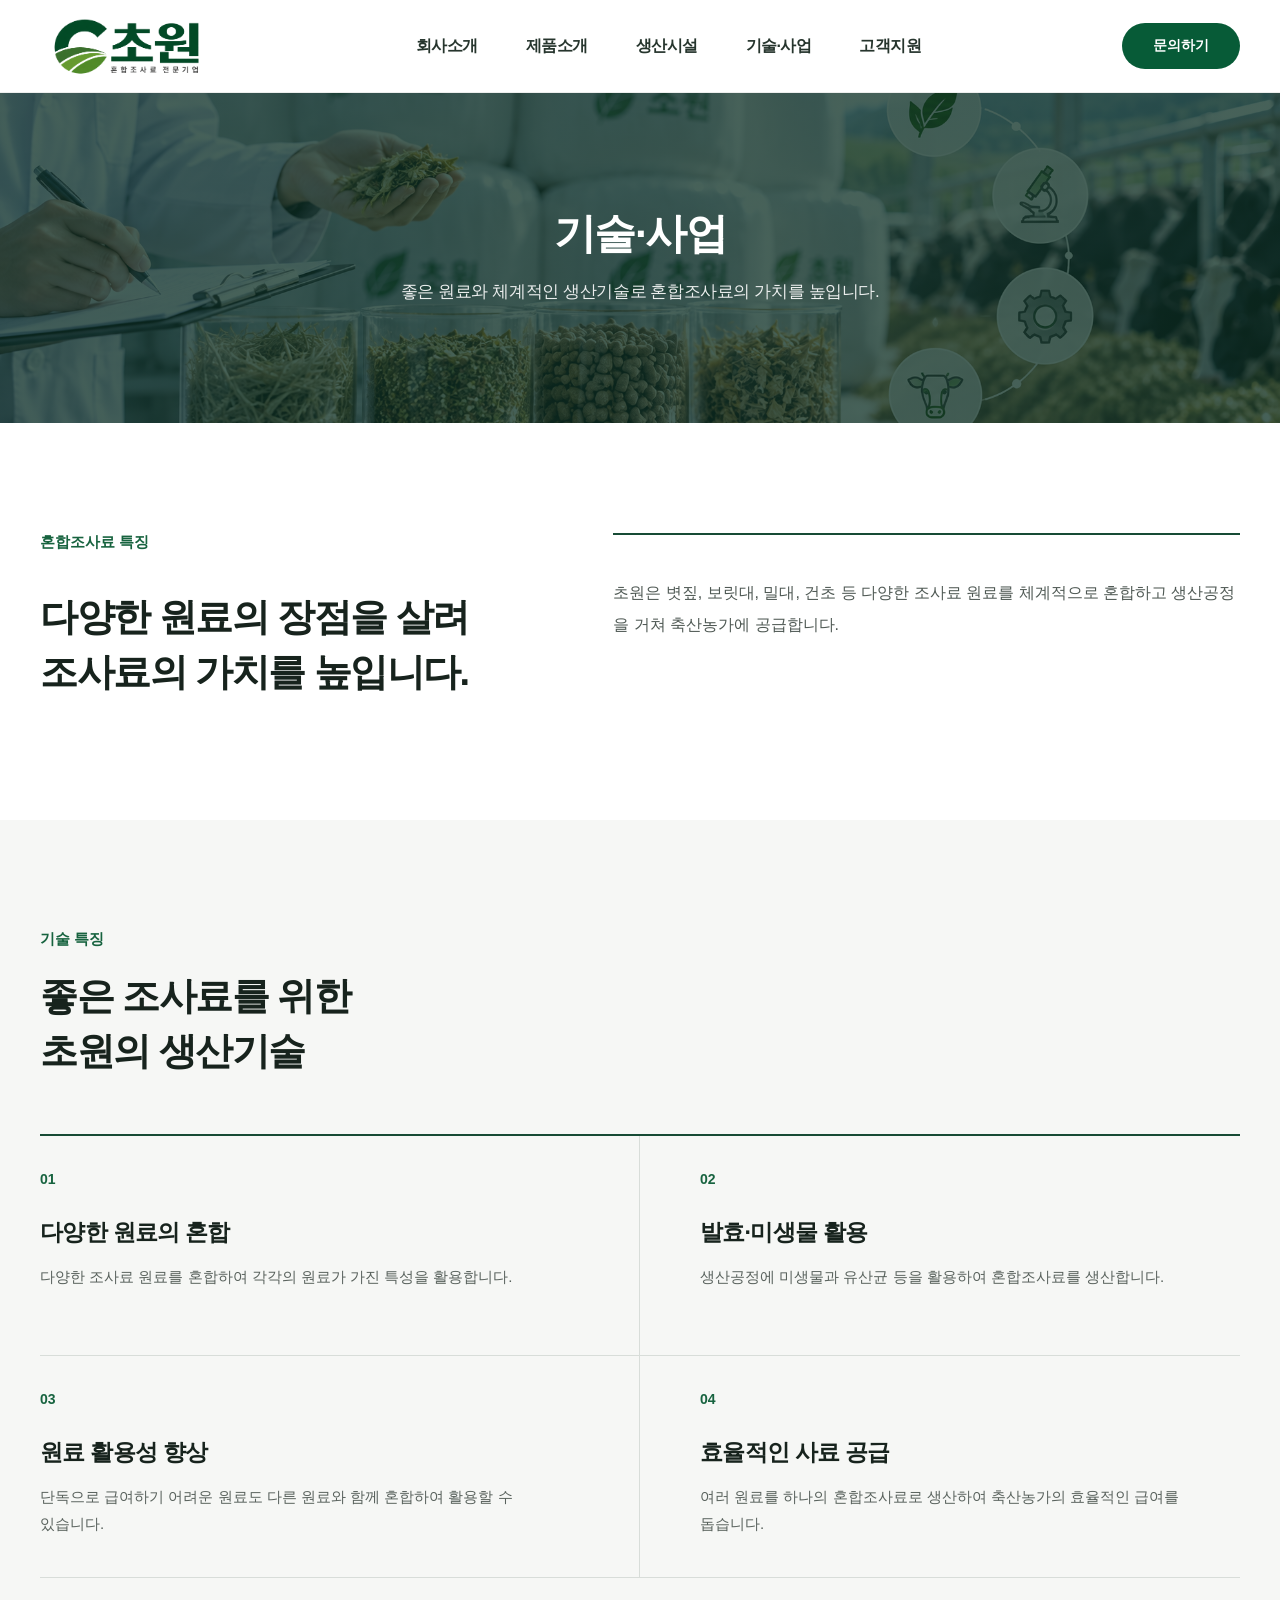
<file: technology.html>
<!DOCTYPE html>
<html lang="ko">
<head>
    <meta charset="UTF-8">
    <meta name="viewport" content="width=device-width, initial-scale=1.0">

    <title>기술·사업 | 초원</title>
    <meta name="description" content="초원의 혼합조사료 생산기술과 특징을 소개합니다. 다양한 조사료 원료의 혼합과 발효·미생물 활용 등 초원의 혼합조사료 생산 방식을 확인하실 수 있습니다.">

    <link rel="canonical" href="https://chowonfeed.co.kr/technology.html">

    <meta property="og:type" content="website">
    <meta property="og:title" content="기술·사업 | 초원">
    <meta property="og:description" content="초원의 혼합조사료 생산기술과 특징을 소개합니다. 다양한 조사료 원료의 혼합과 발효·미생물 활용 등 초원의 혼합조사료 생산 방식을 확인하실 수 있습니다.">
    <meta property="og:url" content="https://chowonfeed.co.kr/technology.html">
    <meta property="og:image" content="https://chowonfeed.co.kr/assets/images/facility-equipment.png">

    <link rel="icon" type="image/png" href="assets/images/chowon-logo.png">
    <link rel="stylesheet" href="assets/css/style.css">
</head>

<body>

    <!-- Header -->
    <header class="site-header">
    <div class="header-inner">

        <a href="index.html" class="logo">
            <img src="assets/images/chowon-logo.png" alt="초원 혼합조사료 전문기업">
        </a>

        <nav class="main-nav">
            <ul>
                <li>
                    <a href="about.html">회사소개</a>
                    <ul class="sub-menu">
                        <a href="about.html#greeting">인사말</a></li>
                        <a href="about.html#overview">회사개요</a>
                        <a href="about.html#location">오시는 길</a>
                    </ul>
                </li>

                <li>
                    <a href="product.html">제품소개</a>
                    <ul class="sub-menu">
                        <li></li><a href="product.html#mixed-feed">혼합조사료</a></li>
                        <li></li><a href="product.html#features">제품 특징</a></li>
                    </ul>
                </li>

                <li>
                    <a href="facility.html">생산시설</a>
                    <ul class="sub-menu">
                        <li><a href="facility.html#factory">공장소개</a></li>
                        <li><a href="facility.html#equipment">생산설비</a></li>
                    </ul>
                </li>

                <li>
                    <a href="technology.html">기술·사업</a>
                    <ul class="sub-menu">
                        <li><a href="technology.html#mixed-feed">혼합조사료 특징</a></li>
                    </ul>
                </li>

                <li>
                    <a href="contact.html">고객지원</a>
                    <ul class="sub-menu">
                        <li><a href="contact.html#contact">문의하기</a></li>
                    </ul>
                </li>
            </ul>
        </nav>

        <a href="contact.html#contact" class="header-contact">문의하기</a>

        <button class="mobile-menu-button" type="button" aria-label="메뉴 열기">
            <span></span>
            <span></span>
            <span></span>
        </button>

        <div class="mobile-menu">
            <nav class="mobile-nav">
                <a href="about.html">회사소개</a>
                <a href="product.html">제품소개</a>
                <a href="facility.html">생산시설</a>
                <a href="technology.html">기술·사업</a>
                <a href="contact.html">고객지원</a>
            </nav>
        </div>

    </div>
</header>


    <main>

        <!-- Company Intro Visual -->
        <section class="sub-visual technology-visual">
            <div class="sub-visual-content">
                <h1>기술·사업</h1>
                <p>좋은 원료와 체계적인 생산기술로 혼합조사료의 가치를 높입니다.</p>
            </div>
        </section>

<section class="technology-intro-section" id="mixed-feed">
    <div class="technology-intro-inner">

        <div class="technology-intro-heading">
            <span>혼합조사료 특징</span>

            <h2>
                다양한 원료의 장점을 살려<br>
                조사료의 가치를 높입니다.
            </h2>

            <p>
                초원은 볏짚, 보릿대, 밀대, 건초 등 다양한 조사료 원료를
                체계적으로 혼합하고 생산공정을 거쳐 축산농가에 공급합니다.
            </p>
        </div>

    </div>
</section>

<section class="technology-feature-section">
    <div class="technology-feature-inner">

        <div class="technology-feature-title">
            <span>기술 특징</span>
            <h2>좋은 조사료를 위한<br>초원의 생산기술</h2>
        </div>

        <div class="technology-feature-list">

            <div class="technology-feature-item">
                <strong>01</strong>
                <h3>다양한 원료의 혼합</h3>
                <p>다양한 조사료 원료를 혼합하여 각각의 원료가 가진 특성을 활용합니다.</p>
            </div>

            <div class="technology-feature-item">
                <strong>02</strong>
                <h3>발효·미생물 활용</h3>
                <p>생산공정에 미생물과 유산균 등을 활용하여 혼합조사료를 생산합니다.</p>
            </div>

            <div class="technology-feature-item">
                <strong>03</strong>
                <h3>원료 활용성 향상</h3>
                <p>단독으로 급여하기 어려운 원료도 다른 원료와 함께 혼합하여 활용할 수 있습니다.</p>
            </div>

            <div class="technology-feature-item">
                <strong>04</strong>
                <h3>효율적인 사료 공급</h3>
                <p>여러 원료를 하나의 혼합조사료로 생산하여 축산농가의 효율적인 급여를 돕습니다.</p>
            </div>

        </div>

    </div>
</section>

</main>

<script>
    const menuButton = document.querySelector('.mobile-menu-button');
    const mobileMenu = document.querySelector('.mobile-menu');

    menuButton.addEventListener('click', () => {
        mobileMenu.classList.toggle('active');
    });
</script>

</body>
</html>
</file>
<file: assets/css/style.css>
* {
    margin: 0;
    padding: 0;
    box-sizing: border-box;
}

html {
    scroll-behavior: smooth;
}

body {
    font-family: Arial, "Noto Sans KR", sans-serif;
    color: #1f2a24;
    background: #ffffff;
}

a {
    color: inherit;
    text-decoration: none;
}

ul {
    list-style: none;
}


/* =========================
   Header
========================= */

.site-header {
    position: relative;
    z-index: 1000;
    width: 100%;
    background: #ffffff;
    border-bottom: 1px solid rgba(31, 42, 36, 0.08);
}

.header-inner {
    width: min(1400px, calc(100% - 80px));
    height: 92px;
    margin: 0 auto;
    display: flex;
    align-items: center;
    justify-content: space-between;
}


/* Logo */

.logo {
    display: flex;
    align-items: center;
    gap: 12px;
    flex-shrink: 0;
}

.logo-symbol {
    width: 46px;
    height: 46px;
    border: 5px solid #1f5f3c;
    border-radius: 50%;
    position: relative;
}

.logo-symbol::before,
.logo-symbol::after {
    content: "";
    position: absolute;
    left: 8px;
    right: 8px;
    height: 2px;
    background: #1f5f3c;
    border-radius: 50%;
}

.logo-symbol::before {
    top: 16px;
    transform: rotate(-8deg);
}

.logo-symbol::after {
    top: 23px;
    transform: rotate(8deg);
}

.logo-text {
    display: flex;
    flex-direction: column;
    line-height: 1;
}

.logo-text strong {
    font-size: 29px;
    font-weight: 800;
    letter-spacing: -1.5px;
    color: #163f2a;
}

.logo-text span {
    margin-top: 7px;
    font-size: 11px;
    font-weight: 600;
    letter-spacing: -0.4px;
    color: #737d77;
}


/* Navigation */

.main-nav {
    height: 100%;
}

.main-nav > ul {
    height: 100%;
    display: flex;
    align-items: center;
    gap: 48px;
}

.main-nav > ul > li {
    position: relative;
    height: 100%;
    display: flex;
    align-items: center;
}

.main-nav > ul > li > a {
    position: relative;
    display: flex;
    align-items: center;
    height: 100%;
    font-size: 16px;
    font-weight: 600;
    color: #26352d;
    letter-spacing: -0.5px;
}

.main-nav > ul > li > a::after {
    content: "";
    position: absolute;
    left: 0;
    bottom: 26px;
    width: 0;
    height: 2px;
    background: #1f5f3c;
    transition: width 0.25s ease;
}

.main-nav > ul > li:hover > a {
    color: #1f5f3c;
}

.main-nav > ul > li:hover > a::after {
    width: 100%;
}


/* Dropdown */

.sub-menu {
    position: absolute;
    top: 76px;
    left: 50%;
    min-width: 150px;
    padding: 10px 0;
    background: #ffffff;
    border: 1px solid rgba(31, 42, 36, 0.08);
    box-shadow: 0 16px 34px rgba(20, 39, 28, 0.12);
    transform: translateX(-50%) translateY(8px);
    opacity: 0;
    visibility: hidden;
    transition: 0.22s ease;
}

.main-nav > ul > li:hover .sub-menu {
    opacity: 1;
    visibility: visible;
    transform: translateX(-50%) translateY(0);
}

.sub-menu a {
    display: block;
    padding: 11px 20px;
    font-size: 14px;
    white-space: nowrap;
    color: #49564f;
}

.sub-menu a:hover {
    color: #1f5f3c;
    background: #f4f7f5;
}


/* Contact Button */

.header-contact {
    display: flex;
    align-items: center;
    justify-content: center;
    min-width: 118px;
    height: 46px;
    padding: 0 24px;
    background: #075b37;
    border-radius: 24px;
    color: #ffffff;
    font-size: 14px;
    font-weight: 700;
    transition: background 0.2s ease;
}

.header-contact:hover {
    background: #174b2f;
}

/* =========================
   Hero
========================= */

.hero {
    position: relative;
    width: 100%;
    min-height: calc(100vh - 92px);
    display: flex;
    align-items: center;
    overflow: hidden;

    background-image: url("../images/hero-main.png");
    background-size: cover;
    background-position: center center;
    background-repeat: no-repeat;
}

.hero-overlay {
    position: absolute;
    inset: 0;
    z-index: 1;
    background:
        linear-gradient(
            90deg,
            rgba(14, 29, 20, 0.82) 0%,
            rgba(14, 29, 20, 0.62) 38%,
            rgba(14, 29, 20, 0.20) 68%,
            rgba(14, 29, 20, 0.05) 100%
        );
}

.hero-content {
    position: relative;
    z-index: 2;
    width: min(1400px, calc(100% - 80px));
    margin: 0 auto;
    padding-bottom: 30px;
    color: #ffffff;
}

.hero-content h1 {
    max-width: 760px;
    font-size: clamp(48px, 4.4vw, 72px);
    line-height: 1.16;
    font-weight: 700;
    letter-spacing: -3px;
    word-break: keep-all;
}

.hero-content p {
    margin-top: 26px;
    font-size: 18px;
    line-height: 1.8;
    font-weight: 400;
    letter-spacing: -0.5px;
    color: rgba(255, 255, 255, 0.84);
}

.hero-button {
    width: fit-content;
    min-width: 250px;
    height: 58px;
    margin-top: 38px;
    padding: 0 26px 0 28px;
    display: flex;
    align-items: center;
    justify-content: space-between;
    gap: 28px;

    background: #075b37;
    border: none;
    border-radius: 30px;

    color: #ffffff;
    font-size: 14px;
    font-weight: 600;

    box-shadow: 0 8px 24px rgba(0, 45, 27, 0.18);
    transition: 0.25s ease;
}

.hero-button span {
    font-size: 20px;
    transition: transform 0.25s ease;
}

.hero-button:hover {
    background: #ffffff;
    color: #174b2f;
    border-color: #ffffff;
}

.hero-button:hover span {
    transform: translateX(4px);
}

.hero-kicker {
    display: flex;
    align-items: center;
    gap: 14px;
    margin-bottom: 22px;
    font-size: 15px;
    font-weight: 400;
    letter-spacing: 4px;
    color: rgba(255, 255, 255, 0.85);
}

.hero-kicker::before {
    content: "";
    width: 58px;
    height: 1px;
    flex-shrink: 0;
    background: rgba(255, 255, 255, 0.8);
}

.logo img {
    display: block;
    width: 175px;
    height: auto;
    object-fit: contain;
}

/* =========================
   Footer
========================= */

.site-footer {
    width: 100%;
    background: #18231d;
    color: #ffffff;
}

.footer-inner {
    width: min(1400px, calc(100% - 80px));
    min-height: 190px;
    margin: 0 auto;
    display: flex;
    align-items: center;
    gap: 70px;
}

.footer-brand {
    flex-shrink: 0;
}

.footer-brand img {
    display: block;
    width: 165px;
    height: auto;
}

.footer-info {
    padding-left: 50px;
    border-left: 1px solid rgba(255, 255, 255, 0.16);
}

.footer-info p {
    margin: 7px 0;
    font-size: 13px;
    line-height: 1.7;
    letter-spacing: -0.3px;
    color: rgba(255, 255, 255, 0.65);
}

.footer-info p:first-child {
    color: rgba(255, 255, 255, 0.9);
}

.footer-info strong {
    margin-right: 18px;
    font-size: 15px;
    color: #ffffff;
}

.footer-info span {
    margin-left: 18px;
}

/* =========================
   Mobile Menu Button
========================= */

.mobile-menu-button {
    display: none;
    width: 42px;
    height: 42px;
    padding: 0;
    border: 0;
    background: transparent;
    flex-direction: column;
    align-items: center;
    justify-content: center;
    gap: 5px;
    cursor: pointer;
}

.mobile-menu-button span {
    display: block;
    width: 22px;
    height: 2px;
    background: #163f2a;
}


/* =========================
   Responsive
========================= */

@media (max-width: 900px) {

    .header-inner {
        width: calc(100% - 40px);
        height: 76px;
    }

    .logo img {
        width: 145px;
    }

    .main-nav,
    .header-contact {
        display: none;
    }

    .mobile-menu-button {
        display: flex;
    }
}

/* =========================
   Mobile Navigation
========================= */

.mobile-menu {
    display: none;
}

@media (max-width: 900px) {

    .mobile-menu {
        position: absolute;
        top: 76px;
        left: 0;
        width: 100%;
        padding: 8px 20px 14px;
        background: #ffffff;
        border-top: 1px solid #eeeeee;
        box-shadow: 0 12px 25px rgba(0, 0, 0, 0.08);
        z-index: 999;
    }

    .mobile-menu.active {
        display: block;
    }

    .mobile-nav {
        display: flex;
        flex-direction: column;
    }

    .mobile-nav > a {
        display: flex;
        align-items: center;
        min-height: 46px;
        padding: 0 6px;
        border-bottom: 1px solid #eeeeee;
        color: #26352d;
        font-size: 16px;
        font-weight: 600;
        letter-spacing: -0.4px;
    }

    .mobile-nav > a:last-child {
        border-bottom: 0;
    }
}

@media (max-width: 900px) {
    .hero-content h1 {
        max-width: 100%;
        font-size: 42px;
        line-height: 1.18;
        letter-spacing: -2px;
    }
}

@media (max-width: 900px) {
    .hero-kicker {
        gap: 10px;
        margin-bottom: 20px;
        font-size: 12px;
        letter-spacing: 2px;
        white-space: nowrap;
    }

    .hero-kicker::before {
        width: 48px;
    }
}

@media (max-width: 900px) {
    .hero-content h1 {
        max-width: none;
        font-size: clamp(27px, 7.2vw, 38px);
        line-height: 1.2;
        letter-spacing: -1.8px;
        white-space: nowrap;
    }
}

@media (max-width: 900px) {
    .hero-content p {
        margin-top: 24px;
        font-size: 15px;
        line-height: 1.8;
        letter-spacing: -0.5px;
        word-break: keep-all;
    }

    .hero-content p br {
        display: none;
    }
}

@media (max-width: 900px) {
    .hero-content {
        width: calc(100% - 40px);
        padding-bottom: 0;
    }
}

@media (max-width: 900px) {
    .hero-button {
        min-width: 220px;
        height: 54px;
        margin-top: 30px;
        padding: 0 22px 0 24px;
        font-size: 13px;
    }
}

@media (max-width: 900px) {
    .footer-inner {
        width: calc(100% - 40px);
        min-height: auto;
        padding: 40px 0;
        flex-direction: column;
        align-items: flex-start;
        gap: 26px;
    }

    .footer-brand img {
        width: 145px;
    }

    .footer-info {
        width: 100%;
        padding-left: 0;
        padding-top: 22px;
        border-left: 0;
        border-top: 1px solid rgba(255, 255, 255, 0.16);
    }

    .footer-info p {
        font-size: 12px;
        line-height: 1.8;
    }

    .footer-info strong {
        font-size: 14px;
    }
}

/* =========================
   Company Sub Page
========================= */

.sub-visual {
    position: relative;
    height: 330px;
    display: flex;
    align-items: center;
    justify-content: center;
    background:
        linear-gradient(rgba(13, 48, 37, 0.76), rgba(13, 48, 37, 0.76)),
        url("../images/hero-main.png") center 58% / cover no-repeat;
    color: #ffffff;
    text-align: center;
}

.about-visual {
    background:
        linear-gradient(rgba(13, 48, 37, 0.76), rgba(13, 48, 37, 0.76)),
        url("../images/hero-about.png") center center / cover no-repeat;
}

.product-visual {
    background:
        linear-gradient(rgba(13, 48, 37, 0.76), rgba(13, 48, 37, 0.76)),
        url("../images/hero-product.png") center center / cover no-repeat;
}

.facility-visual {
    background:
        linear-gradient(rgba(13, 48, 37, 0.76), rgba(13, 48, 37, 0.76)),
        url("../images/hero-facility.png") center center / cover no-repeat;
}

.technology-visual {
    background:
        linear-gradient(rgba(13, 48, 37, 0.76), rgba(13, 48, 37, 0.76)),
        url("../images/hero-technology.png") center center / cover no-repeat;
}

.contact-visual {
    background:
        linear-gradient(rgba(13, 48, 37, 0.76), rgba(13, 48, 37, 0.76)),
        url("../images/hero-contact.png") center center / cover no-repeat;
}

.sub-visual-content {
    width: calc(100% - 40px);
    max-width: 1200px;
}

.sub-visual h1 {
    margin: 0 0 18px;
    font-size: 42px;
    line-height: 1.2;
    font-weight: 700;
    letter-spacing: -1.5px;
}

.sub-visual p {
    margin: 0;
    font-size: 17px;
    line-height: 1.7;
    font-weight: 400;
    letter-spacing: -0.4px;
    opacity: 0.9;
}

@media (max-width: 900px) {
    .sub-visual {
        height: 250px;
    }

    .sub-visual h1 {
        margin-bottom: 14px;
        font-size: 32px;
    }

    .sub-visual p {
        font-size: 14px;
        line-height: 1.6;
    }
}

/* =========================
   About - Greeting
========================= */

.greeting-section {
    padding: 110px 40px 120px;
    background: #ffffff;
}

.greeting-inner {
    width: 100%;
    max-width: 1200px;
    margin: 0 auto;
}

.greeting-title {
    padding-bottom: 55px;
    border-bottom: 1px solid #dddddd;
}

.greeting-title > span {
    display: block;
    margin-bottom: 22px;
    color: #17633f;
    font-size: 15px;
    font-weight: 700;
}

.greeting-title h2 {
    margin: 0;
    color: #17231d;
    font-size: 38px;
    line-height: 1.45;
    font-weight: 700;
    letter-spacing: -1.5px;
}

.greeting-content {
    display: grid;
    grid-template-columns: 0.8fr 1.2fr;
    gap: 100px;
    padding-top: 65px;
}

.greeting-name span {
    display: block;
    margin-bottom: 18px;
    color: #17633f;
    font-size: 13px;
    font-weight: 700;
    letter-spacing: 2px;
}

.greeting-name h3 {
    margin: 0;
    color: #1c2922;
    font-size: 28px;
    line-height: 1.45;
    font-weight: 700;
    letter-spacing: -1px;
}

.greeting-text {
    color: #4c554f;
    font-size: 16px;
    line-height: 1.9;
    word-break: keep-all;
}

.greeting-text p {
    margin: 0 0 25px;
}

.greeting-sign {
    display: flex;
    justify-content: flex-end;
    align-items: baseline;
    gap: 14px;
    margin-top: 45px;
    padding-top: 25px;
    border-top: 1px solid #eeeeee;
    color: #253029;
}

.greeting-sign span {
    font-size: 14px;
}

.greeting-sign strong {
    font-size: 22px;
    font-weight: 700;
}

/* =========================
   About - Company Overview
========================= */

.company-overview-section {
    padding: 110px 40px 120px;
    background: #f6f7f5;
}

.company-overview-inner {
    width: 100%;
    max-width: 1200px;
    margin: 0 auto;
    display: grid;
    grid-template-columns: 0.85fr 1.15fr;
    gap: 110px;
}

.overview-heading > span {
    display: block;
    margin-bottom: 22px;
    color: #17633f;
    font-size: 15px;
    font-weight: 700;
}

.overview-heading h2 {
    margin: 0 0 28px;
    color: #17231d;
    font-size: 38px;
    line-height: 1.45;
    font-weight: 700;
    letter-spacing: -1.5px;
}

.overview-heading p {
    margin: 0;
    color: #69716c;
    font-size: 15px;
    line-height: 1.9;
    word-break: keep-all;
}

.overview-info {
    border-top: 2px solid #163f2a;
}

.overview-row {
    display: grid;
    grid-template-columns: 150px 1fr;
    align-items: center;
    min-height: 70px;
    border-bottom: 1px solid #d9ddda;
}

.overview-row span {
    color: #68706b;
    font-size: 14px;
    font-weight: 500;
}

.overview-row strong {
    color: #202923;
    font-size: 16px;
    font-weight: 600;
    word-break: keep-all;
}

/* =========================
   About - Location
========================= */

.location-section {
    padding: 110px 40px 120px;
    background: #ffffff;
}

.location-inner {
    width: 100%;
    max-width: 1200px;
    margin: 0 auto;
}

.location-heading {
    margin-bottom: 55px;
}

.location-heading > span {
    display: block;
    margin-bottom: 20px;
    color: #17633f;
    font-size: 15px;
    font-weight: 700;
}

.location-heading h2 {
    margin: 0;
    color: #17231d;
    font-size: 38px;
    line-height: 1.4;
    font-weight: 700;
    letter-spacing: -1.5px;
}

.location-content {
    display: grid;
    grid-template-columns: 380px 1fr;
    gap: 60px;
    align-items: stretch;
}

.location-info {
    border-top: 2px solid #163f2a;
}

.location-info-row {
    padding: 24px 0;
    border-bottom: 1px solid #dddddd;
}

.location-info-row span {
    display: block;
    margin-bottom: 9px;
    color: #777f7a;
    font-size: 13px;
}

.location-info-row strong {
    display: block;
    color: #202923;
    font-size: 16px;
    line-height: 1.6;
    font-weight: 600;
    word-break: keep-all;
}

.location-map {
    min-height: 360px;
}

.map-placeholder {
    width: 100%;
    height: 100%;
    min-height: 360px;
    display: flex;
    align-items: center;
    justify-content: center;
    background: #eef0ed;
    border: 1px solid #e0e3df;
}

.map-placeholder span {
    color: #8a918c;
    font-size: 14px;
}

.map-link-box {
    width: 100%;
    height: 100%;
    min-height: 360px;
    display: flex;
    flex-direction: column;
    align-items: center;
    justify-content: center;
    padding: 40px;
    text-align: center;
    background:
        linear-gradient(rgba(20, 52, 39, 0.82), rgba(20, 52, 39, 0.82)),
        url("../images/hero-main.png") center 60% / cover no-repeat;
    color: #ffffff;
}

.map-link-box strong {
    margin-bottom: 14px;
    font-size: 26px;
    font-weight: 700;
}

.map-link-box span {
    margin-bottom: 28px;
    font-size: 15px;
    line-height: 1.7;
    color: rgba(255, 255, 255, 0.84);
}

.map-link-box a {
    display: inline-flex;
    align-items: center;
    justify-content: center;
    min-width: 190px;
    height: 48px;
    padding: 0 22px;
    border: 1px solid rgba(255, 255, 255, 0.55);
    border-radius: 24px;
    color: #ffffff;
    font-size: 14px;
    font-weight: 600;
    transition: 0.25s ease;
}

.map-link-box a:hover {
    background: #ffffff;
    color: #17633f;
    border-color: #ffffff;
}

@media (max-width: 900px) {
    .company-overview-section {
        padding: 70px 20px 80px;
    }

    .company-overview-inner {
        display: block;
    }

    .overview-heading {
        margin-bottom: 45px;
    }

    .overview-heading h2 {
        font-size: 30px;
        line-height: 1.45;
        letter-spacing: -1px;
    }

    .overview-heading p {
        font-size: 14px;
        line-height: 1.8;
    }

    .overview-row {
        grid-template-columns: 105px 1fr;
        min-height: 62px;
        gap: 14px;
    }

    .overview-row span {
        font-size: 13px;
    }

    .overview-row strong {
        font-size: 14px;
        line-height: 1.5;
    }
}

@media (max-width: 900px) {
    .location-section {
        padding: 70px 20px 80px;
    }

    .location-heading {
        margin-bottom: 40px;
    }

    .location-heading h2 {
        font-size: 30px;
        line-height: 1.4;
        letter-spacing: -1px;
    }

    .location-content {
        display: block;
    }

    .location-info {
        margin-bottom: 35px;
    }

    .location-map,
    .map-placeholder,
    .map-link-box {
        min-height: 280px;
    }
}

@media (max-width: 900px) {
    .greeting-section {
        padding: 70px 20px 80px;
    }

    .greeting-title {
        padding-bottom: 38px;
    }

    .greeting-title h2 {
        font-size: 20px;
        line-height: 1.45;
        letter-spacing: -1px;
    }

    .greeting-content {
        display: block;
        padding-top: 40px;
    }

    .greeting-name {
        margin-bottom: 35px;
    }

    .greeting-name h3 {
        font-size: 24px;
        line-height: 1.45;
    }

    .greeting-text {
        font-size: 14px;
        line-height: 1.9;
    }

    .greeting-sign {
        margin-top: 35px;
    }
}

/* =========================
   Product - Intro
========================= */

.product-intro-section {
    padding: 110px 40px;
    background: #ffffff;
}

.product-intro-inner {
    width: 100%;
    max-width: 1200px;
    margin: 0 auto;
    display: grid;
    grid-template-columns: 0.9fr 1.1fr;
    gap: 120px;
    align-items: start;
}

.product-intro-heading > span {
    display: block;
    margin-bottom: 22px;
    color: #17633f;
    font-size: 15px;
    font-weight: 700;
}

.product-intro-heading h2 {
    margin: 0;
    color: #17231d;
    font-size: 34px;
    line-height: 1.45;
    font-weight: 700;
    letter-spacing: -1.5px;
}

.product-intro-content {
    padding-top: 42px;
    border-top: 2px solid #174b35;
}

.product-intro-content p {
    margin: 0 0 28px;
    color: #4f5954;
    font-size: 16px;
    line-height: 2;
    word-break: keep-all;
}

.product-intro-content p:last-child {
    margin-bottom: 0;
}

/* =========================
   Product - Materials
========================= */

.product-materials-section {
    padding: 110px 40px 120px;
    background: #f6f7f5;
}

.product-materials-inner {
    width: 100%;
    max-width: 1200px;
    margin: 0 auto;
    display: grid;
    grid-template-columns: 0.85fr 1.15fr;
    gap: 110px;
}

.materials-heading > span {
    display: block;
    margin-bottom: 22px;
    color: #17633f;
    font-size: 15px;
    font-weight: 700;
}

.materials-heading h2 {
    margin: 0 0 28px;
    color: #17231d;
    font-size: 38px;
    line-height: 1.45;
    font-weight: 700;
    letter-spacing: -1.5px;
}

.materials-heading p {
    margin: 0;
    color: #69716c;
    font-size: 15px;
    line-height: 1.9;
    word-break: keep-all;
}

.materials-list {
    border-top: 2px solid #163f2a;
}

.material-item {
    display: grid;
    grid-template-columns: 90px 1fr;
    align-items: center;
    min-height: 78px;
    border-bottom: 1px solid #d9ddda;
}

.material-item span {
    color: #17633f;
    font-size: 13px;
    font-weight: 700;
    letter-spacing: 1px;
}

.material-item strong {
    color: #202923;
    font-size: 18px;
    font-weight: 600;
}

/* =========================
   Product - Features
========================= */

.product-features-section {
    padding: 110px 40px 120px;
    background: #ffffff;
}

.product-features-inner {
    width: 100%;
    max-width: 1200px;
    margin: 0 auto;
    display: grid;
    grid-template-columns: 0.9fr 1.1fr;
    gap: 110px;
}

.features-heading > span {
    display: block;
    margin-bottom: 22px;
    color: #17633f;
    font-size: 15px;
    font-weight: 700;
}

.features-heading h2 {
    margin: 0;
    color: #17231d;
    font-size: 38px;
    line-height: 1.45;
    font-weight: 700;
    letter-spacing: -1.5px;
}

.features-heading > p {
    margin: 32px 0 0;
    max-width: 430px;
    color: #68736d;
    font-size: 15px;
    line-height: 1.9;
}

.features-list {
    border-top: 2px solid #174d35;
}

.feature-item {
    display: grid;
    grid-template-columns: 60px 1fr;
    gap: 30px;
    padding: 27px 0;
    border-bottom: 1px solid #d9dedb;
}

.feature-item > span {
    color: #17633f;
    font-size: 14px;
    font-weight: 700;
}

.feature-item h3 {
    margin: 0 0 10px;
    color: #17231d;
    font-size: 19px;
    font-weight: 700;
}

.feature-item p {
    margin: 0;
    color: #68736d;
    font-size: 14px;
    line-height: 1.8;
}

@media (max-width: 900px) {

    /* 제품소개 */
    .product-intro-section {
        padding: 70px 20px 80px;
    }

    .product-intro-inner {
        display: block;
    }

    .product-intro-heading {
        margin-bottom: 38px;
    }

    .product-intro-heading h2 {
        font-size: 26px;
        line-height: 1.45;
        letter-spacing: -1px;
    }

    .product-intro-content {
        padding-top: 28px;
    }

    .product-intro-content p {
        font-size: 14px;
        line-height: 1.9;
    }


    /* 주요 원료 */
    .product-materials-section {
        padding: 70px 20px 80px;
    }

    .product-materials-inner {
        display: block;
    }

    .materials-heading {
        margin-bottom: 40px;
    }

    .materials-heading h2 {
        font-size: 26px;
        line-height: 1.45;
        letter-spacing: -1px;
    }

    .materials-heading p {
        font-size: 14px;
        line-height: 1.8;
    }

    .material-item {
        grid-template-columns: 55px 1fr;
        min-height: 62px;
    }

    .material-item strong {
        font-size: 16px;
    }


    /* 제품 특징 */
    .product-features-section {
        padding: 70px 20px 80px;
    }

    .product-features-inner {
        display: block;
    }

    .features-heading {
        margin-bottom: 40px;
    }

    .features-heading h2 {
        font-size: 26px;
        line-height: 1.45;
        letter-spacing: -1px;
    }

    .features-heading > p {
        margin-top: 22px;
        font-size: 14px;
        line-height: 1.8;
    }

    .feature-item {
        grid-template-columns: 42px 1fr;
        gap: 18px;
        padding: 24px 0;
    }

    .feature-item h3 {
        font-size: 17px;
    }

    .feature-item p {
        font-size: 13px;
        line-height: 1.8;
    }
}

/* ========================================
   Facility - Factory Intro
======================================== */

.facility-intro-section {
    padding: 110px 40px 120px;
    background: #fff;
}

.facility-intro-inner {
    width: 100%;
    max-width: 1200px;
    margin: 0 auto;
}

.facility-intro-heading {
    display: grid;
    grid-template-columns: 0.85fr 1.15fr;
    column-gap: 110px;
    margin-bottom: 55px;
}

.facility-intro-heading > span {
    display: block;
    color: #17633f;
    font-size: 15px;
    font-weight: 700;
}

.facility-intro-heading h2 {
    margin: 38px 0 0;
    color: #17231d;
    font-size: 38px;
    line-height: 1.45;
    font-weight: 700;
    letter-spacing: -1.5px;
}

.facility-intro-heading p {
    grid-column: 2;
    grid-row: 1 / span 2;
    margin: 0;
    padding-top: 42px;
    border-top: 2px solid #174b35;
    color: #4f5954;
    font-size: 16px;
    line-height: 2;
}

.facility-intro-image {
    width: 100%;
    overflow: hidden;
}

.facility-intro-image img {
    display: block;
    width: 100%;
    height: auto;
}

/* ========================================
   Facility - Production Line
======================================== */

.facility-line-section {
    padding: 110px 40px 120px;
    background: #f6f7f5;
}

.facility-line-inner {
    width: 100%;
    max-width: 1200px;
    margin: 0 auto;
}

.facility-line-heading {
    display: grid;
    grid-template-columns: 0.85fr 1.15fr;
    column-gap: 110px;
    margin-bottom: 55px;
}

.facility-line-heading > span {
    display: block;
    color: #17633f;
    font-size: 15px;
    font-weight: 700;
}

.facility-line-heading h2 {
    margin: 38px 0 0;
    color: #17231d;
    font-size: 38px;
    line-height: 1.45;
    font-weight: 700;
    letter-spacing: -1.5px;
}

.facility-line-heading p {
    grid-column: 2;
    grid-row: 1 / span 2;
    margin: 0;
    padding-top: 42px;
    border-top: 2px solid #174b35;
    color: #4f5954;
    font-size: 16px;
    line-height: 2;
}

.facility-line-image {
    width: 100%;
    overflow: hidden;
}

.facility-line-image img {
    display: block;
    width: 100%;
    height: auto;
}

/* ========================================
   Facility - Equipment
======================================== */

.facility-equipment-section {
    padding: 110px 40px 130px;
    background: #fff;
}

.facility-equipment-inner {
    width: 100%;
    max-width: 1200px;
    margin: 0 auto;
}

.facility-equipment-heading {
    display: grid;
    grid-template-columns: 0.85fr 1.15fr;
    column-gap: 110px;
    margin-bottom: 55px;
}

.facility-equipment-heading > span {
    display: block;
    color: #17633f;
    font-size: 15px;
    font-weight: 700;
}

.facility-equipment-heading h2 {
    margin: 38px 0 0;
    color: #17231d;
    font-size: 38px;
    line-height: 1.45;
    font-weight: 700;
    letter-spacing: -1.5px;
}

.facility-equipment-heading p {
    grid-column: 2;
    grid-row: 1 / span 2;
    margin: 0;
    padding-top: 42px;
    border-top: 2px solid #174b35;
    color: #4f5954;
    font-size: 16px;
    line-height: 2;
}

.facility-equipment-image {
    width: 100%;
    overflow: hidden;
}

.facility-equipment-image img {
    display: block;
    width: 100%;
    height: auto;
}

/* ========================================
   Facility - Mobile
======================================== */

@media (max-width: 768px) {

    .facility-intro-section,
    .facility-line-section,
    .facility-equipment-section {
        padding: 60px 24px 65px;
    }

    .facility-intro-heading,
    .facility-line-heading,
    .facility-equipment-heading {
        display: block;
        margin-bottom: 35px;
    }

    .facility-intro-heading > span,
    .facility-line-heading > span,
    .facility-equipment-heading > span {
        margin-bottom: 20px;
        font-size: 13px;
    }

    .facility-intro-heading h2,
    .facility-line-heading h2,
    .facility-equipment-heading h2 {
        margin: 0 0 25px;
        font-size: 28px;
        line-height: 1.45;
        letter-spacing: -1px;
    }

    .facility-intro-heading p,
    .facility-line-heading p,
    .facility-equipment-heading p {
        margin: 0;
        padding-top: 20px;
        border-top: 1px solid #174b35;
        font-size: 14px;
        line-height: 1.9;
    }
}

/* ========================================
   Technology - Intro
======================================== */

.technology-intro-section {
    padding: 110px 40px 120px;
    background: #fff;
}

.technology-intro-inner {
    width: 100%;
    max-width: 1200px;
    margin: 0 auto;
}

.technology-intro-heading {
    display: grid;
    grid-template-columns: 0.85fr 1.15fr;
    column-gap: 110px;
}

.technology-intro-heading > span {
    display: block;
    color: #17633f;
    font-size: 15px;
    font-weight: 700;
}

.technology-intro-heading h2 {
    margin: 38px 0 0;
    color: #17231d;
    font-size: 38px;
    line-height: 1.45;
    font-weight: 700;
    letter-spacing: -1.5px;
}

.technology-intro-heading p {
    grid-column: 2;
    grid-row: 1 / span 2;
    margin: 0;
    padding-top: 42px;
    border-top: 2px solid #174b35;
    color: #4f5954;
    font-size: 16px;
    line-height: 2;
}

/* ========================================
   Technology - Features
======================================== */

.technology-feature-section {
    padding: 110px 40px 120px;
    background: #f6f7f5;
}

.technology-feature-inner {
    width: 100%;
    max-width: 1200px;
    margin: 0 auto;
}

.technology-feature-title {
    margin-bottom: 55px;
}

.technology-feature-title > span {
    display: block;
    margin-bottom: 20px;
    color: #17633f;
    font-size: 15px;
    font-weight: 700;
}

.technology-feature-title h2 {
    margin: 0;
    color: #17231d;
    font-size: 38px;
    line-height: 1.45;
    font-weight: 700;
    letter-spacing: -1.5px;
}

.technology-feature-list {
    display: grid;
    grid-template-columns: repeat(2, 1fr);
    border-top: 2px solid #174b35;
}

.technology-feature-item {
    min-height: 220px;
    padding: 35px 40px 40px 0;
    border-bottom: 1px solid #d8ddd9;
}

.technology-feature-item:nth-child(odd) {
    padding-right: 60px;
    border-right: 1px solid #d8ddd9;
}

.technology-feature-item:nth-child(even) {
    padding-left: 60px;
}

.technology-feature-item strong {
    display: block;
    margin-bottom: 30px;
    color: #17633f;
    font-size: 14px;
    font-weight: 700;
}

.technology-feature-item h3 {
    margin: 0 0 15px;
    color: #17231d;
    font-size: 23px;
    font-weight: 700;
    letter-spacing: -0.7px;
}

.technology-feature-item p {
    margin: 0;
    color: #59625d;
    font-size: 15px;
    line-height: 1.8;
    word-break: keep-all;
}

/* ========================================
   Technology - Mobile
======================================== */

@media (max-width: 768px) {

    .technology-intro-section,
    .technology-feature-section {
        padding: 60px 24px 65px;
    }

    .technology-intro-heading {
        display: block;
    }

    .technology-intro-heading > span {
        margin-bottom: 20px;
        font-size: 13px;
    }

    .technology-intro-heading h2 {
        margin: 0 0 25px;
        font-size: 28px;
        line-height: 1.45;
        letter-spacing: -1px;
        word-break: keep-all;
    }

    .technology-intro-heading p {
        margin: 0;
        padding-top: 20px;
        border-top: 1px solid #174b35;
        font-size: 14px;
        line-height: 1.9;
        word-break: keep-all;
    }

    .technology-feature-title {
        margin-bottom: 35px;
    }

    .technology-feature-title > span {
        margin-bottom: 18px;
        font-size: 13px;
    }

    .technology-feature-title h2 {
        font-size: 28px;
        line-height: 1.45;
        letter-spacing: -1px;
        word-break: keep-all;
    }

    .technology-feature-list {
        grid-template-columns: 1fr;
    }

    .technology-feature-item,
    .technology-feature-item:nth-child(odd),
    .technology-feature-item:nth-child(even) {
        min-height: auto;
        padding: 28px 0 32px;
        border-right: 0;
        border-bottom: 1px solid #d8ddd9;
    }

    .technology-feature-item strong {
        margin-bottom: 18px;
    }

    .technology-feature-item h3 {
        font-size: 20px;
    }

    .technology-feature-item p {
        font-size: 14px;
        line-height: 1.8;
    }
}

/* ========================================
   Contact - Info
======================================== */

.contact-info-section {
    padding: 110px 40px 120px;
    background: #fff;
}

.contact-info-inner {
    width: 100%;
    max-width: 1200px;
    margin: 0 auto;
}

.contact-info-heading {
    display: grid;
    grid-template-columns: 0.85fr 1.15fr;
    column-gap: 110px;
    margin-bottom: 60px;
}

.contact-info-heading > span {
    display: block;
    color: #17633f;
    font-size: 15px;
    font-weight: 700;
}

.contact-info-heading h2 {
    margin: 38px 0 0;
    color: #17231d;
    font-size: 38px;
    line-height: 1.45;
    font-weight: 700;
    letter-spacing: -1.5px;
}

.contact-info-heading p {
    grid-column: 2;
    grid-row: 1 / span 2;
    margin: 0;
    padding-top: 42px;
    border-top: 2px solid #174b35;
    color: #4f5954;
    font-size: 16px;
    line-height: 2;
}

.contact-info-list {
    border-top: 2px solid #174b35;
}

.contact-info-item {
    display: grid;
    grid-template-columns: 220px 1fr;
    align-items: center;
    padding: 28px 0;
    border-bottom: 1px solid #d8ddd9;
}

.contact-info-item span {
    color: #17633f;
    font-size: 15px;
    font-weight: 700;
}

.contact-info-item strong {
    color: #17231d;
    font-size: 20px;
    font-weight: 600;
    line-height: 1.6;
}

/* ========================================
   Contact - Mobile
======================================== */

@media (max-width: 768px) {

    .contact-info-section {
        padding: 60px 24px 65px;
    }

    .contact-info-heading {
        display: block;
        margin-bottom: 40px;
    }

    .contact-info-heading > span {
        margin-bottom: 20px;
        font-size: 13px;
    }

    .contact-info-heading h2 {
        margin: 0 0 25px;
        font-size: 28px;
        line-height: 1.45;
        letter-spacing: -1px;
        word-break: keep-all;
    }

    .contact-info-heading p {
        margin: 0;
        padding-top: 20px;
        border-top: 1px solid #174b35;
        font-size: 14px;
        line-height: 1.9;
        word-break: keep-all;
    }

    .contact-info-item {
        display: block;
        padding: 24px 0;
    }

    .contact-info-item span {
        display: block;
        margin-bottom: 10px;
        font-size: 13px;
    }

    .contact-info-item strong {
        display: block;
        font-size: 18px;
        line-height: 1.6;
        word-break: keep-all;
    }
}
</file>
